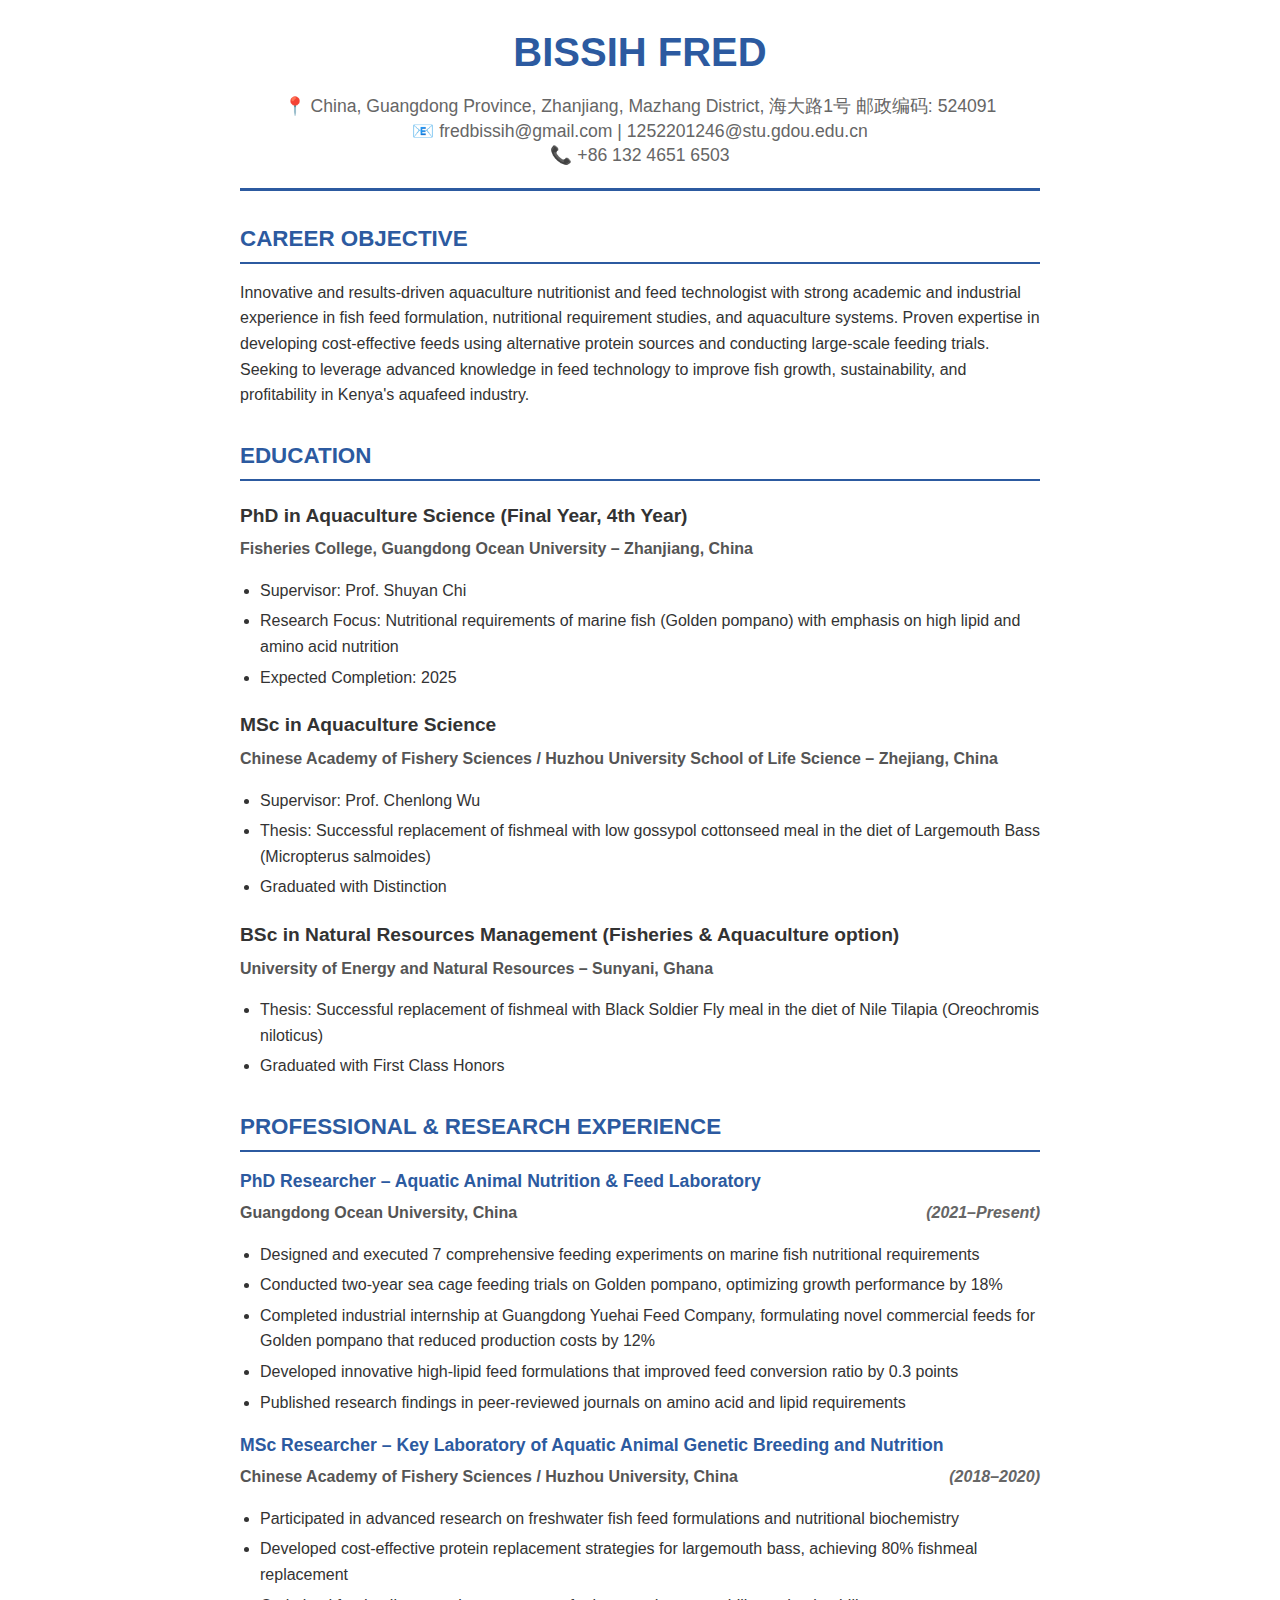
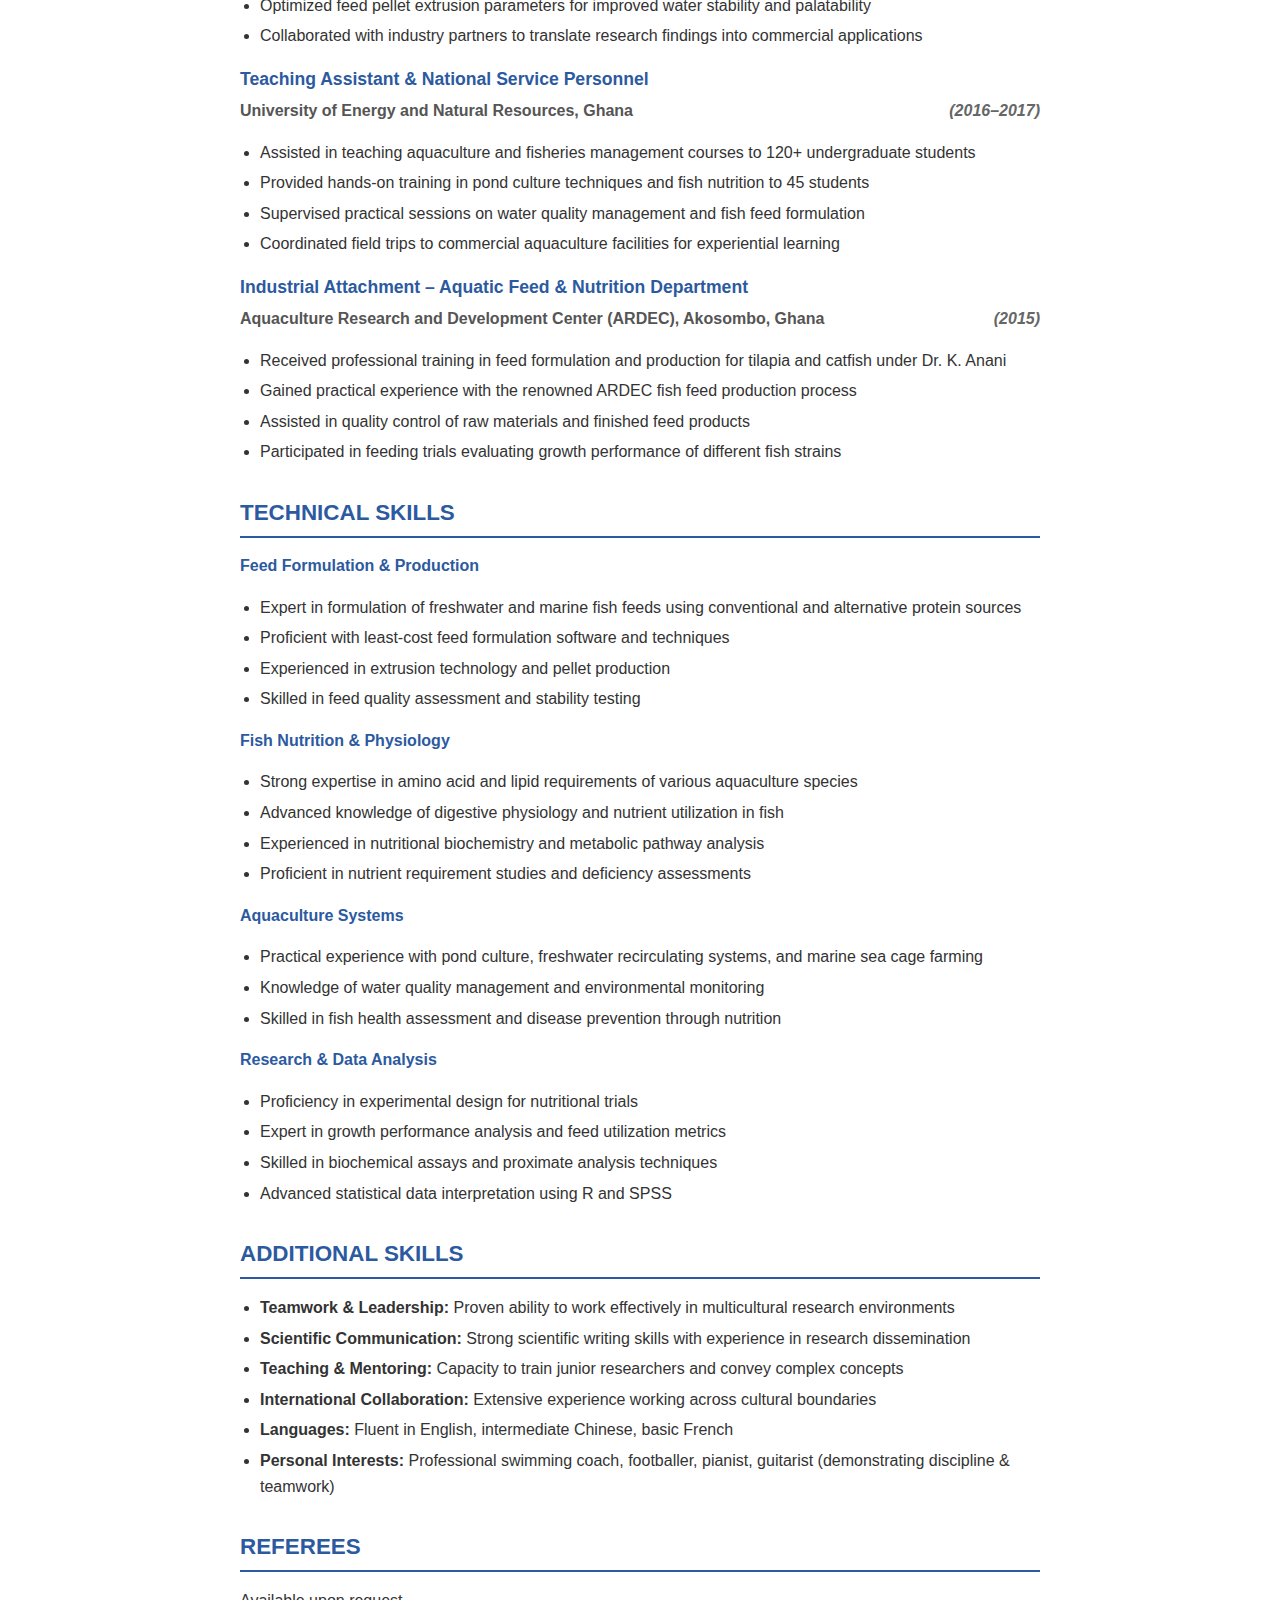
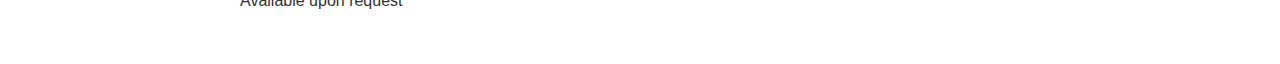
<file: BISSIH_FRED_CV.html>
<!DOCTYPE html>
<html lang="en">
<head>
    <meta charset="UTF-8">
    <meta name="viewport" content="width=device-width, initial-scale=1.0">
    <title>BISSIH FRED - CV</title>
    <style>
        body {
            font-family: 'Arial', sans-serif;
            line-height: 1.6;
            max-width: 800px;
            margin: 0 auto;
            padding: 20px;
            color: #333;
        }
        
        .header {
            text-align: center;
            border-bottom: 3px solid #2c5aa0;
            padding-bottom: 20px;
            margin-bottom: 30px;
        }
        
        .name {
            font-size: 2.5em;
            font-weight: bold;
            color: #2c5aa0;
            margin-bottom: 10px;
        }
        
        .contact-info {
            font-size: 1.1em;
            color: #666;
            line-height: 1.4;
        }
        
        .section {
            margin-bottom: 30px;
        }
        
        .section-title {
            font-size: 1.4em;
            font-weight: bold;
            color: #2c5aa0;
            border-bottom: 2px solid #2c5aa0;
            padding-bottom: 5px;
            margin-bottom: 15px;
            text-transform: uppercase;
        }
        
        .subsection-title {
            font-size: 1.2em;
            font-weight: bold;
            color: #333;
            margin-top: 20px;
            margin-bottom: 5px;
        }
        
        .institution {
            font-weight: bold;
            color: #555;
            margin-bottom: 5px;
        }
        
        .date {
            float: right;
            font-style: italic;
            color: #666;
        }
        
        .job-title {
            font-size: 1.1em;
            font-weight: bold;
            color: #2c5aa0;
            margin-bottom: 5px;
        }
        
        ul {
            padding-left: 20px;
        }
        
        li {
            margin-bottom: 5px;
        }
        
        .skills-category {
            font-weight: bold;
            color: #2c5aa0;
            margin-top: 15px;
            margin-bottom: 5px;
        }
        
        @media print {
            body {
                margin: 0;
                padding: 15px;
            }
        }
    </style>
</head>
<body>
    <div class="header">
        <div class="name">BISSIH FRED</div>
        <div class="contact-info">
            📍 China, Guangdong Province, Zhanjiang, Mazhang District, 海大路1号 邮政编码: 524091<br>
            📧 fredbissih@gmail.com | 1252201246@stu.gdou.edu.cn<br>
            📞 +86 132 4651 6503
        </div>
    </div>

    <div class="section">
        <div class="section-title">Career Objective</div>
        <p>Innovative and results-driven aquaculture nutritionist and feed technologist with strong academic and industrial experience in fish feed formulation, nutritional requirement studies, and aquaculture systems. Proven expertise in developing cost-effective feeds using alternative protein sources and conducting large-scale feeding trials. Seeking to leverage advanced knowledge in feed technology to improve fish growth, sustainability, and profitability in Kenya's aquafeed industry.</p>
    </div>

    <div class="section">
        <div class="section-title">Education</div>
        
        <div class="subsection-title">PhD in Aquaculture Science (Final Year, 4th Year)</div>
        <div class="institution">Fisheries College, Guangdong Ocean University – Zhanjiang, China</div>
        <ul>
            <li>Supervisor: Prof. Shuyan Chi</li>
            <li>Research Focus: Nutritional requirements of marine fish (Golden pompano) with emphasis on high lipid and amino acid nutrition</li>
            <li>Expected Completion: 2025</li>
        </ul>

        <div class="subsection-title">MSc in Aquaculture Science</div>
        <div class="institution">Chinese Academy of Fishery Sciences / Huzhou University School of Life Science – Zhejiang, China</div>
        <ul>
            <li>Supervisor: Prof. Chenlong Wu</li>
            <li>Thesis: Successful replacement of fishmeal with low gossypol cottonseed meal in the diet of Largemouth Bass (Micropterus salmoides)</li>
            <li>Graduated with Distinction</li>
        </ul>

        <div class="subsection-title">BSc in Natural Resources Management (Fisheries & Aquaculture option)</div>
        <div class="institution">University of Energy and Natural Resources – Sunyani, Ghana</div>
        <ul>
            <li>Thesis: Successful replacement of fishmeal with Black Soldier Fly meal in the diet of Nile Tilapia (Oreochromis niloticus)</li>
            <li>Graduated with First Class Honors</li>
        </ul>
    </div>

    <div class="section">
        <div class="section-title">Professional & Research Experience</div>
        
        <div class="job-title">PhD Researcher – Aquatic Animal Nutrition & Feed Laboratory</div>
        <div class="institution">Guangdong Ocean University, China <span class="date">(2021–Present)</span></div>
        <ul>
            <li>Designed and executed 7 comprehensive feeding experiments on marine fish nutritional requirements</li>
            <li>Conducted two-year sea cage feeding trials on Golden pompano, optimizing growth performance by 18%</li>
            <li>Completed industrial internship at Guangdong Yuehai Feed Company, formulating novel commercial feeds for Golden pompano that reduced production costs by 12%</li>
            <li>Developed innovative high-lipid feed formulations that improved feed conversion ratio by 0.3 points</li>
            <li>Published research findings in peer-reviewed journals on amino acid and lipid requirements</li>
        </ul>

        <div class="job-title">MSc Researcher – Key Laboratory of Aquatic Animal Genetic Breeding and Nutrition</div>
        <div class="institution">Chinese Academy of Fishery Sciences / Huzhou University, China <span class="date">(2018–2020)</span></div>
        <ul>
            <li>Participated in advanced research on freshwater fish feed formulations and nutritional biochemistry</li>
            <li>Developed cost-effective protein replacement strategies for largemouth bass, achieving 80% fishmeal replacement</li>
            <li>Optimized feed pellet extrusion parameters for improved water stability and palatability</li>
            <li>Collaborated with industry partners to translate research findings into commercial applications</li>
        </ul>

        <div class="job-title">Teaching Assistant & National Service Personnel</div>
        <div class="institution">University of Energy and Natural Resources, Ghana <span class="date">(2016–2017)</span></div>
        <ul>
            <li>Assisted in teaching aquaculture and fisheries management courses to 120+ undergraduate students</li>
            <li>Provided hands-on training in pond culture techniques and fish nutrition to 45 students</li>
            <li>Supervised practical sessions on water quality management and fish feed formulation</li>
            <li>Coordinated field trips to commercial aquaculture facilities for experiential learning</li>
        </ul>

        <div class="job-title">Industrial Attachment – Aquatic Feed & Nutrition Department</div>
        <div class="institution">Aquaculture Research and Development Center (ARDEC), Akosombo, Ghana <span class="date">(2015)</span></div>
        <ul>
            <li>Received professional training in feed formulation and production for tilapia and catfish under Dr. K. Anani</li>
            <li>Gained practical experience with the renowned ARDEC fish feed production process</li>
            <li>Assisted in quality control of raw materials and finished feed products</li>
            <li>Participated in feeding trials evaluating growth performance of different fish strains</li>
        </ul>
    </div>

    <div class="section">
        <div class="section-title">Technical Skills</div>
        
        <div class="skills-category">Feed Formulation & Production</div>
        <ul>
            <li>Expert in formulation of freshwater and marine fish feeds using conventional and alternative protein sources</li>
            <li>Proficient with least-cost feed formulation software and techniques</li>
            <li>Experienced in extrusion technology and pellet production</li>
            <li>Skilled in feed quality assessment and stability testing</li>
        </ul>

        <div class="skills-category">Fish Nutrition & Physiology</div>
        <ul>
            <li>Strong expertise in amino acid and lipid requirements of various aquaculture species</li>
            <li>Advanced knowledge of digestive physiology and nutrient utilization in fish</li>
            <li>Experienced in nutritional biochemistry and metabolic pathway analysis</li>
            <li>Proficient in nutrient requirement studies and deficiency assessments</li>
        </ul>

        <div class="skills-category">Aquaculture Systems</div>
        <ul>
            <li>Practical experience with pond culture, freshwater recirculating systems, and marine sea cage farming</li>
            <li>Knowledge of water quality management and environmental monitoring</li>
            <li>Skilled in fish health assessment and disease prevention through nutrition</li>
        </ul>

        <div class="skills-category">Research & Data Analysis</div>
        <ul>
            <li>Proficiency in experimental design for nutritional trials</li>
            <li>Expert in growth performance analysis and feed utilization metrics</li>
            <li>Skilled in biochemical assays and proximate analysis techniques</li>
            <li>Advanced statistical data interpretation using R and SPSS</li>
        </ul>
    </div>

    <div class="section">
        <div class="section-title">Additional Skills</div>
        <ul>
            <li><strong>Teamwork & Leadership:</strong> Proven ability to work effectively in multicultural research environments</li>
            <li><strong>Scientific Communication:</strong> Strong scientific writing skills with experience in research dissemination</li>
            <li><strong>Teaching & Mentoring:</strong> Capacity to train junior researchers and convey complex concepts</li>
            <li><strong>International Collaboration:</strong> Extensive experience working across cultural boundaries</li>
            <li><strong>Languages:</strong> Fluent in English, intermediate Chinese, basic French</li>
            <li><strong>Personal Interests:</strong> Professional swimming coach, footballer, pianist, guitarist (demonstrating discipline & teamwork)</li>
        </ul>
    </div>

    <div class="section">
        <div class="section-title">Referees</div>
        <p>Available upon request</p>
    </div>

</body>
</html>
</file>
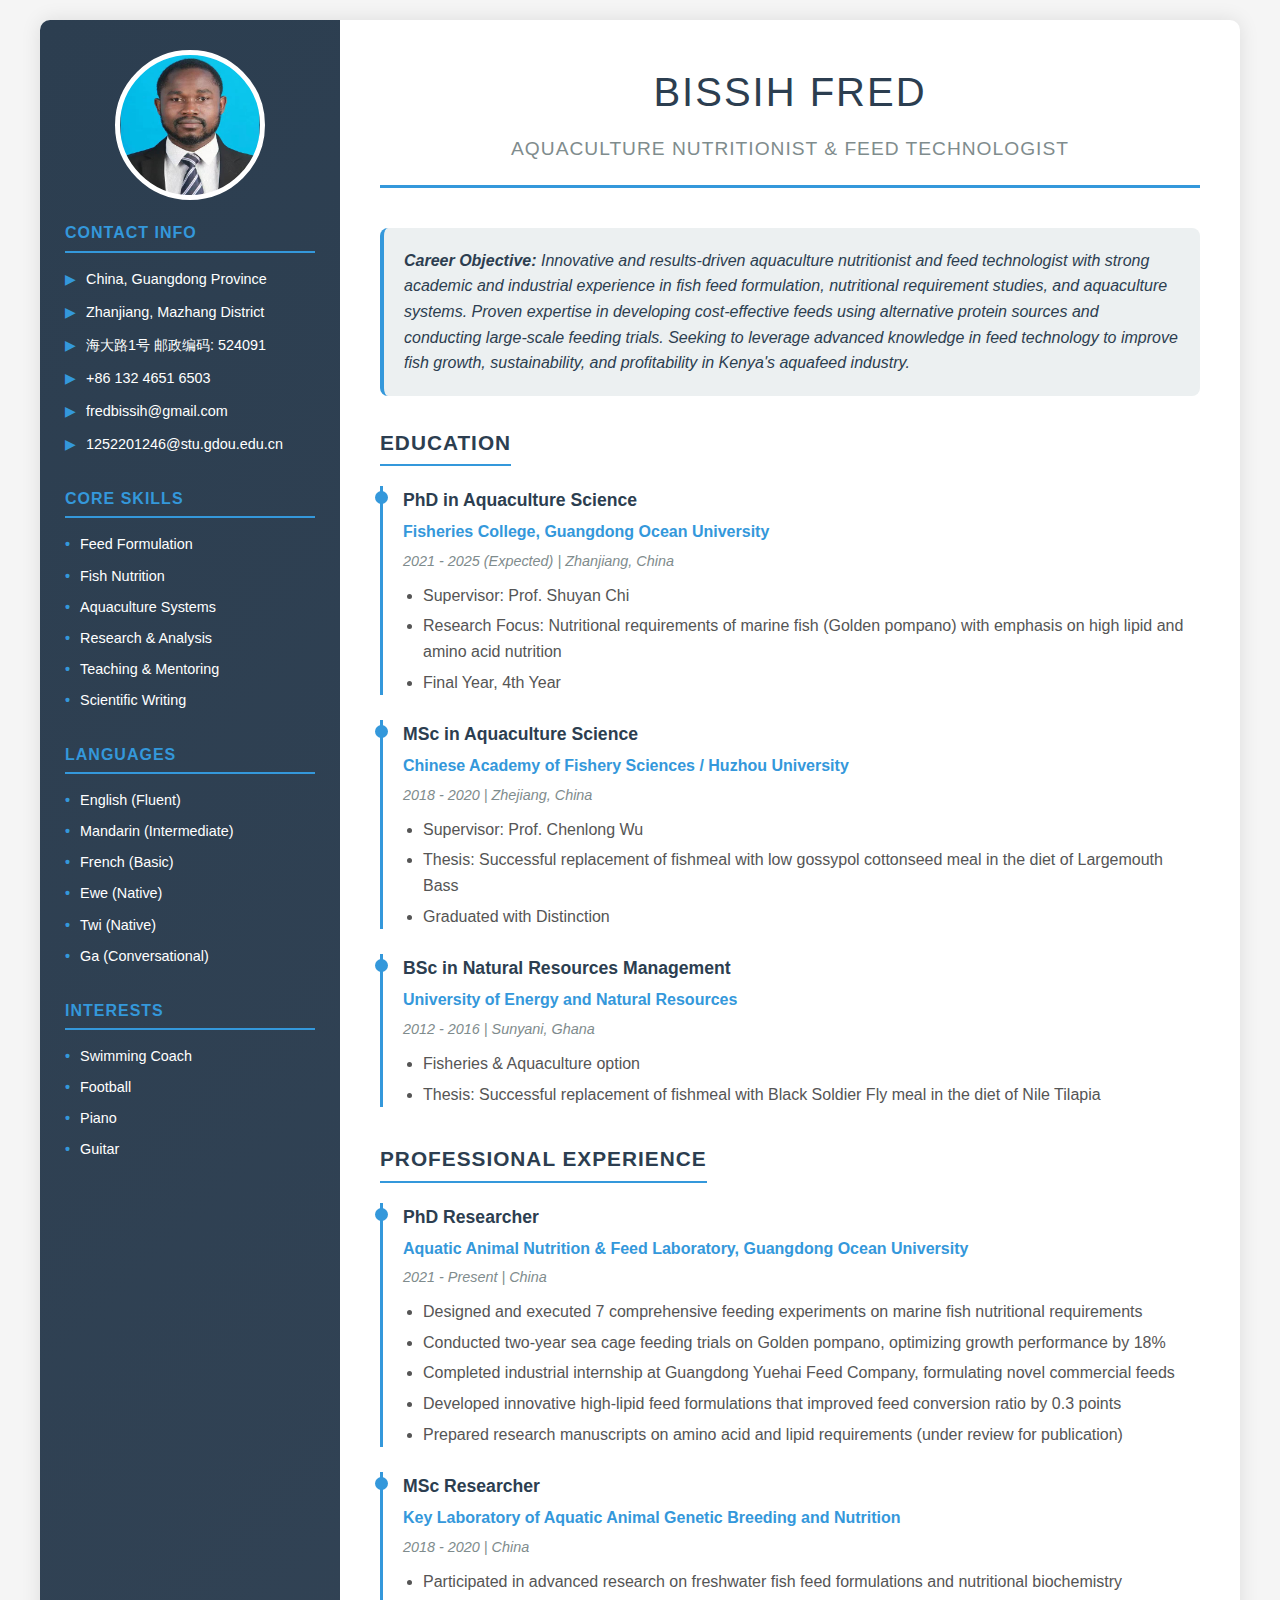
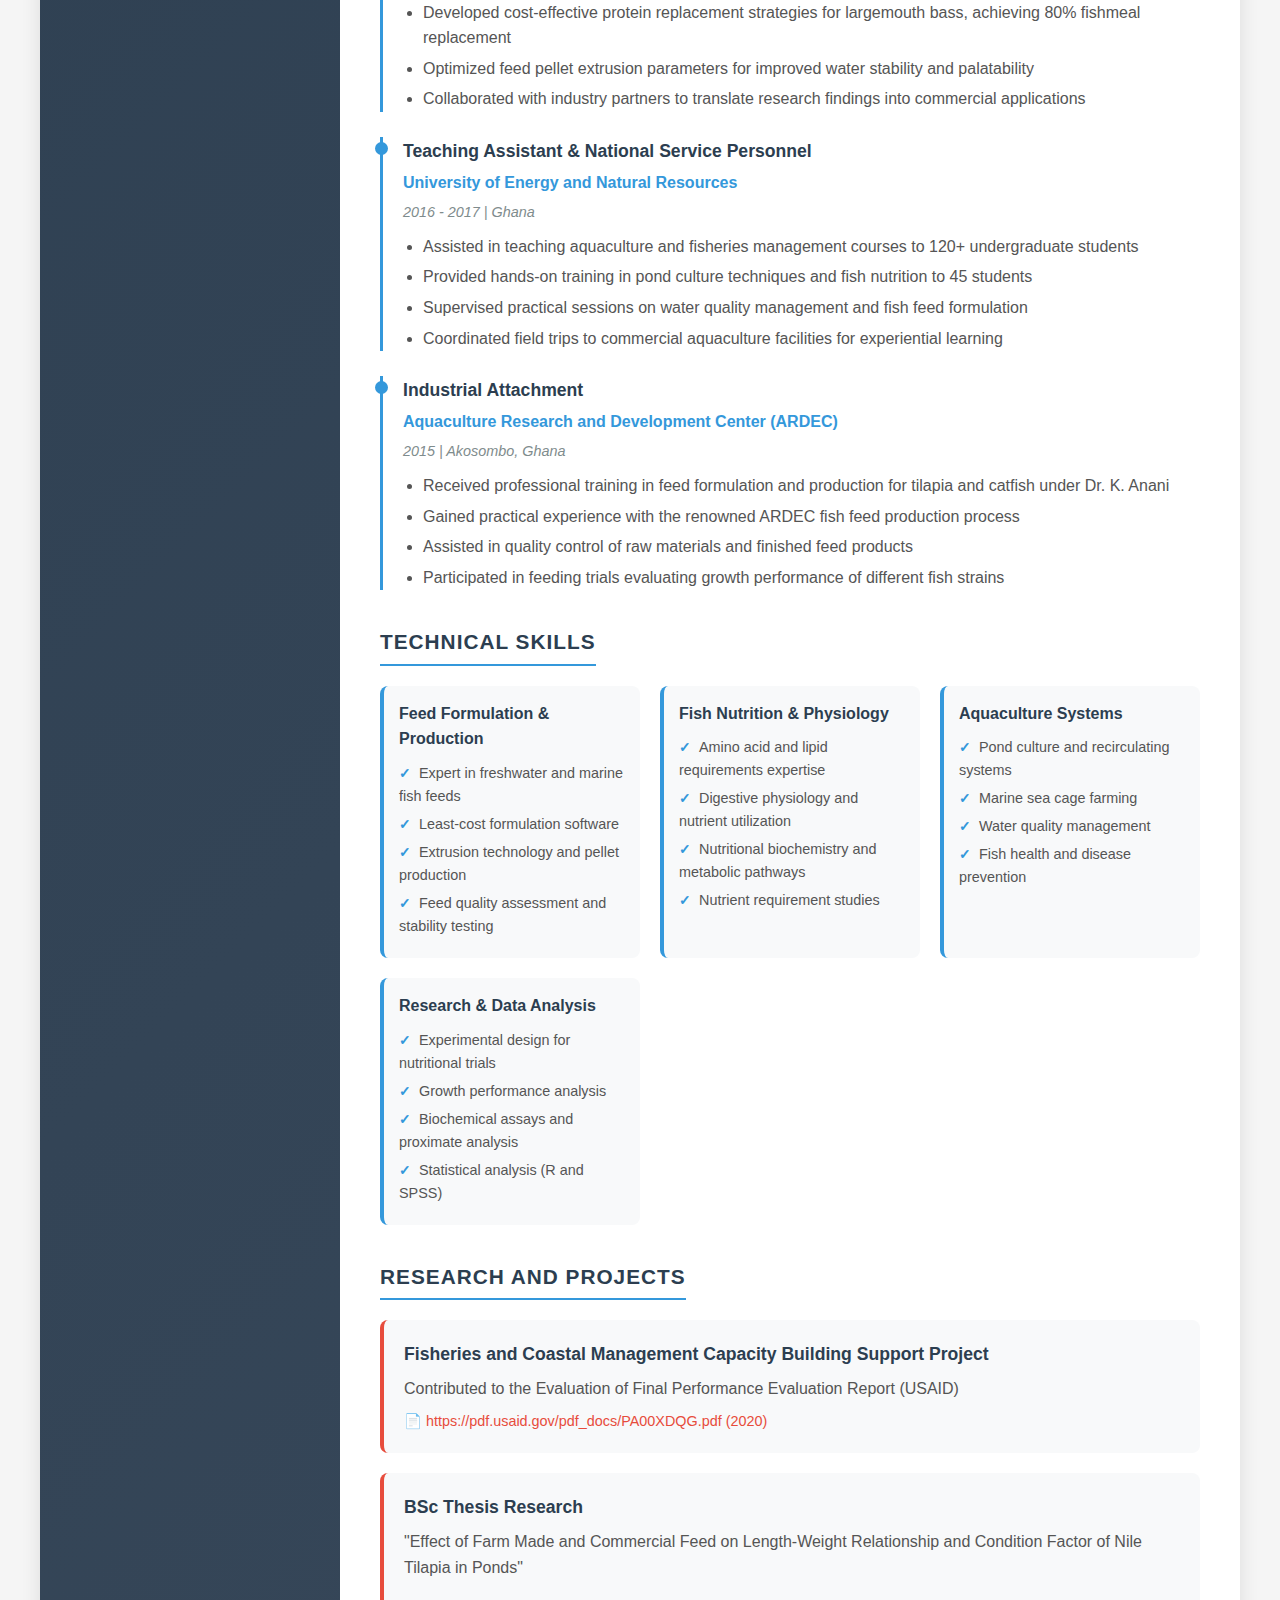
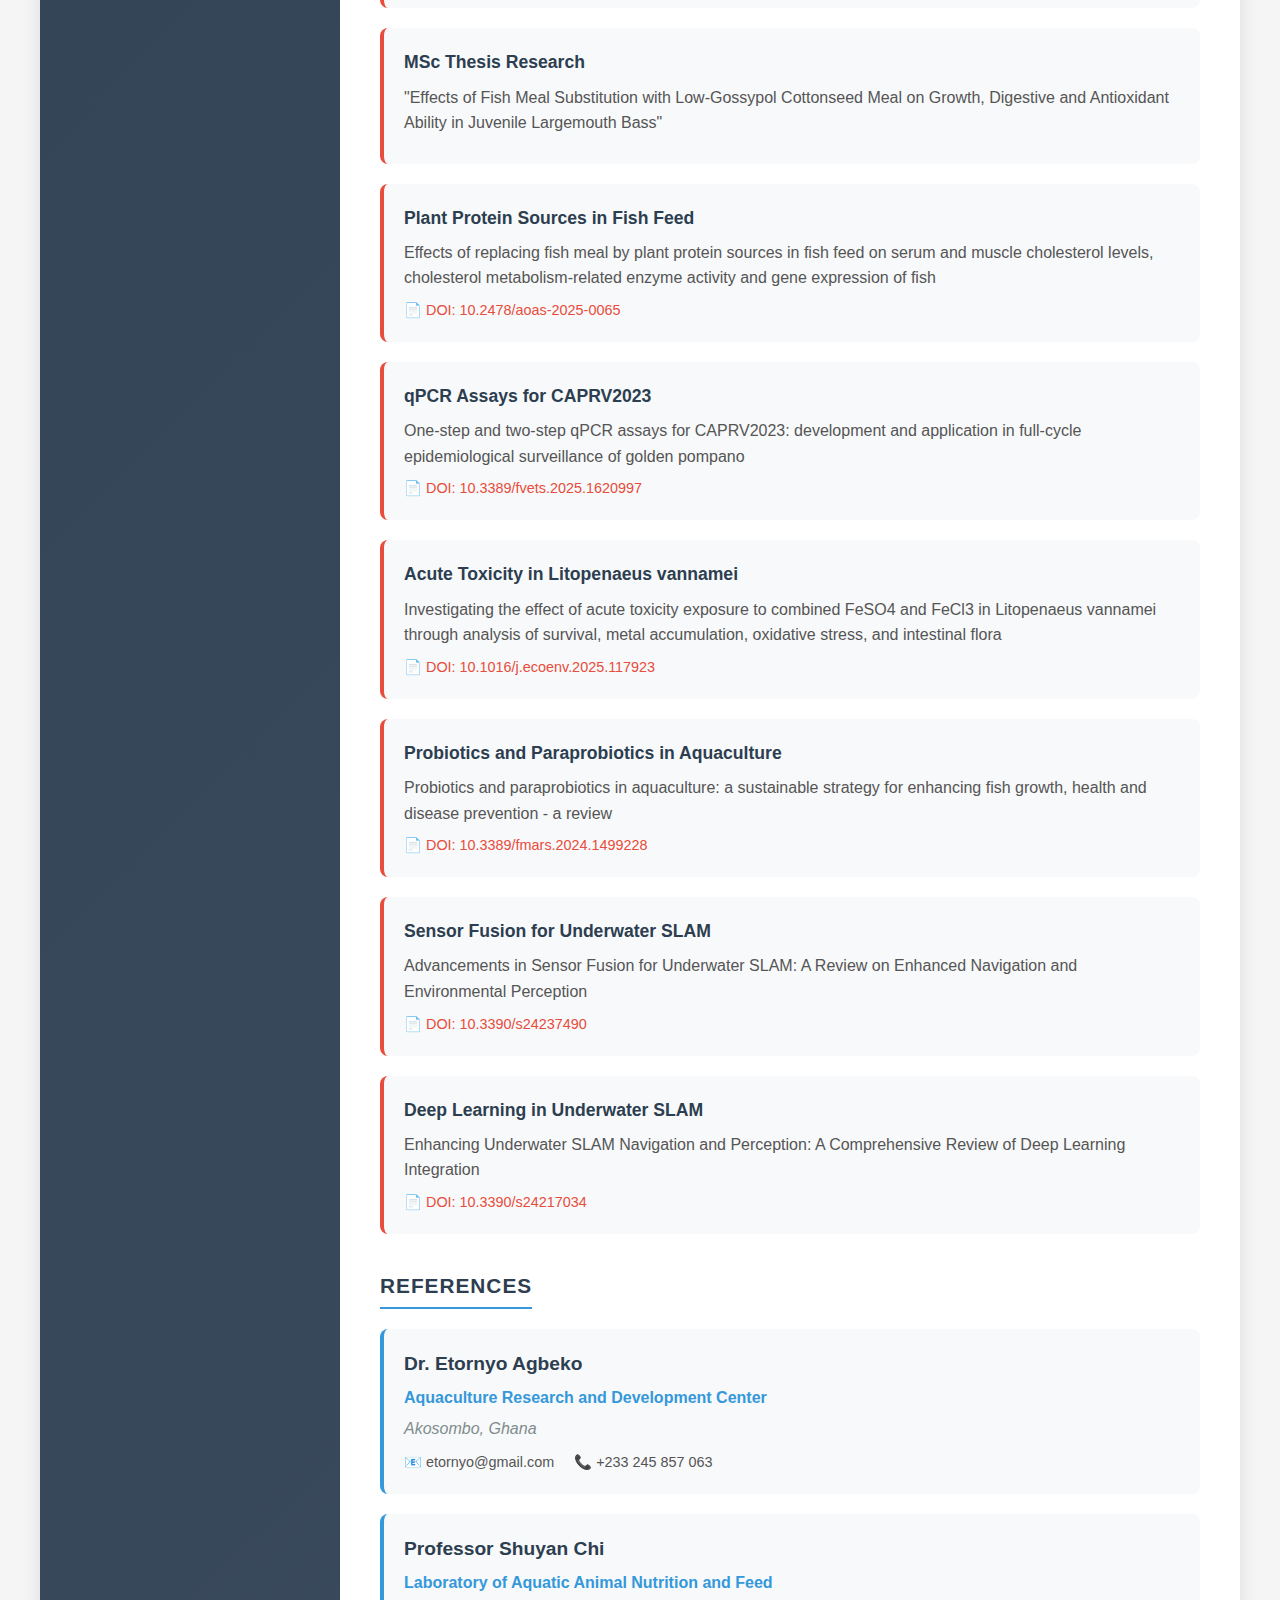
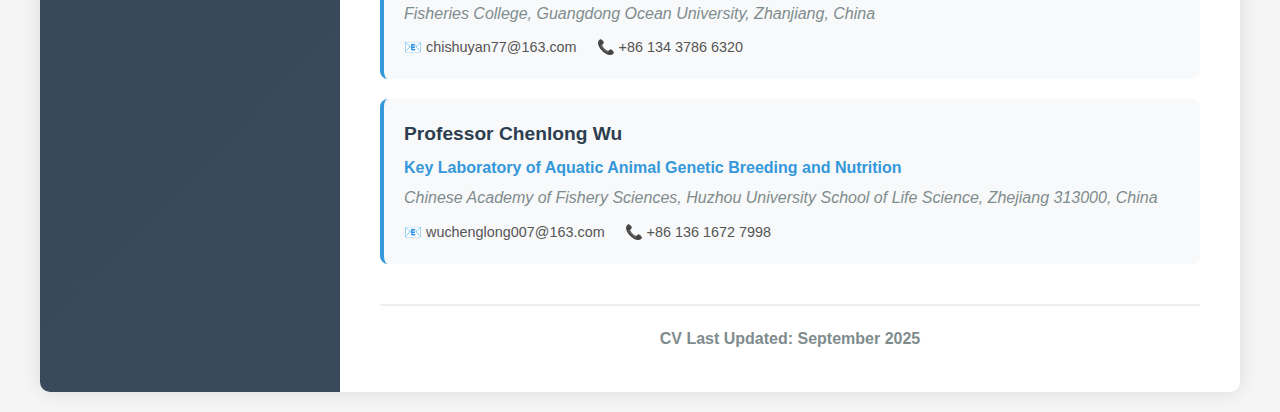
<file: BISSIH_FRED_CV_Modern.html>
<!DOCTYPE html>
<html lang="en">
<head>
    <meta charset="UTF-8">
    <meta name="viewport" content="width=device-width, initial-scale=1.0">
    <title>Bissih Fred - Curriculum Vitae</title>
    <style>
        * {
            margin: 0;
            padding: 0;
            box-sizing: border-box;
        }

        body {
            font-family: 'Arial', sans-serif;
            background-color: #f5f5f5;
            color: #333;
            line-height: 1.6;
        }

        .cv-container {
            display: flex;
            max-width: 1200px;
            margin: 20px auto;
            background: white;
            box-shadow: 0 0 20px rgba(0,0,0,0.1);
            border-radius: 10px;
            overflow: hidden;
        }

        .sidebar {
            background: linear-gradient(135deg, #2c3e50, #3a4a5c);
            color: white;
            width: 300px;
            padding: 30px 25px;
            position: relative;
        }

        .profile-img {
            width: 150px;
            height: 150px;
            border-radius: 50%;
            margin: 0 auto 20px;
            display: block;
            border: 5px solid white;
            background: #34495e;
            background-image: url('website/images/profile.png');
            background-size: cover;
            background-position: center;
        }

        .sidebar h2 {
            text-align: center;
            margin-bottom: 30px;
            font-size: 1.2rem;
            color: #ecf0f1;
        }

        .sidebar-section {
            margin-bottom: 30px;
        }

        .sidebar-section h3 {
            color: #3498db;
            font-size: 1rem;
            margin-bottom: 15px;
            text-transform: uppercase;
            letter-spacing: 1px;
            border-bottom: 2px solid #3498db;
            padding-bottom: 5px;
        }

        .contact-info {
            list-style: none;
        }

        .contact-info li {
            margin-bottom: 10px;
            font-size: 0.9rem;
            display: flex;
            align-items: center;
        }

        .contact-info li::before {
            content: "▶";
            color: #3498db;
            margin-right: 10px;
        }

        .skills-list {
            list-style: none;
        }

        .skills-list li {
            margin-bottom: 8px;
            font-size: 0.9rem;
        }

        .skills-list li::before {
            content: "•";
            color: #3498db;
            margin-right: 10px;
            font-weight: bold;
        }

        .main-content {
            flex: 1;
            padding: 40px;
        }

        .header {
            text-align: center;
            margin-bottom: 40px;
            border-bottom: 3px solid #3498db;
            padding-bottom: 20px;
        }

        .header h1 {
            font-size: 2.5rem;
            color: #2c3e50;
            margin-bottom: 10px;
            font-weight: 300;
            letter-spacing: 2px;
        }

        .header .title {
            font-size: 1.2rem;
            color: #7f8c8d;
            text-transform: uppercase;
            letter-spacing: 1px;
        }

        .section {
            margin-bottom: 35px;
        }

        .section-title {
            color: #2c3e50;
            font-size: 1.3rem;
            margin-bottom: 20px;
            text-transform: uppercase;
            letter-spacing: 1px;
            border-bottom: 2px solid #3498db;
            padding-bottom: 5px;
            display: inline-block;
        }

        .experience-item, .education-item {
            margin-bottom: 25px;
            padding-left: 20px;
            border-left: 3px solid #3498db;
            position: relative;
        }

        .experience-item::before, .education-item::before {
            content: "";
            position: absolute;
            left: -8px;
            top: 5px;
            width: 13px;
            height: 13px;
            background: #3498db;
            border-radius: 50%;
        }

        .job-title, .degree-title {
            font-size: 1.1rem;
            font-weight: bold;
            color: #2c3e50;
            margin-bottom: 5px;
        }

        .company, .institution {
            color: #3498db;
            font-weight: 600;
            margin-bottom: 5px;
        }

        .date-location {
            color: #7f8c8d;
            font-size: 0.9rem;
            margin-bottom: 10px;
            font-style: italic;
        }

        .description {
            color: #555;
            line-height: 1.6;
        }

        .description ul {
            margin-left: 20px;
            margin-top: 10px;
        }

        .description li {
            margin-bottom: 5px;
        }

        .objective {
            background: #ecf0f1;
            padding: 20px;
            border-radius: 8px;
            border-left: 4px solid #3498db;
            margin-bottom: 30px;
            font-style: italic;
            color: #2c3e50;
        }

        .skills-grid {
            display: grid;
            grid-template-columns: repeat(auto-fit, minmax(250px, 1fr));
            gap: 20px;
        }

        .skill-category {
            background: #f8f9fa;
            padding: 15px;
            border-radius: 8px;
            border-left: 4px solid #3498db;
        }

        .skill-category h4 {
            color: #2c3e50;
            margin-bottom: 10px;
            font-size: 1rem;
        }

        .skill-category ul {
            list-style: none;
            margin-left: 0;
        }

        .skill-category li {
            margin-bottom: 5px;
            font-size: 0.9rem;
            color: #555;
        }

        .skill-category li::before {
            content: "✓";
            color: #3498db;
            margin-right: 8px;
            font-weight: bold;
        }

        .reference-item {
            background: #f8f9fa;
            padding: 20px;
            border-radius: 8px;
            border-left: 4px solid #3498db;
            margin-bottom: 20px;
        }

        .referee-name {
            font-size: 1.2rem;
            font-weight: bold;
            color: #2c3e50;
            margin-bottom: 5px;
        }

        .referee-position {
            color: #3498db;
            font-weight: 600;
            margin-bottom: 5px;
        }

        .referee-location {
            color: #7f8c8d;
            font-style: italic;
            margin-bottom: 10px;
        }

        .referee-contact {
            display: flex;
            gap: 20px;
            flex-wrap: wrap;
        }

        .referee-contact div {
            color: #555;
            font-size: 0.9rem;
        }

        .research-item {
            background: #f8f9fa;
            padding: 20px;
            border-radius: 8px;
            border-left: 4px solid #e74c3c;
            margin-bottom: 20px;
        }

        .research-title {
            font-size: 1.1rem;
            font-weight: bold;
            color: #2c3e50;
            margin-bottom: 8px;
        }

        .research-detail {
            color: #555;
            line-height: 1.6;
            margin-bottom: 8px;
        }

        .research-link {
            color: #e74c3c;
            font-size: 0.9rem;
            font-weight: 500;
        }

        .research-link a {
            color: #e74c3c;
            text-decoration: none;
        }

        .research-link a:hover {
            text-decoration: underline;
        }

        @media (max-width: 768px) {
            .cv-container {
                flex-direction: column;
                margin: 10px;
            }
            
            .sidebar {
                width: 100%;
            }
            
            .main-content {
                padding: 20px;
            }
            
            .header h1 {
                font-size: 2rem;
            }
        }
    </style>
</head>
<body>
    <div class="cv-container">
        <!-- Sidebar -->
        <div class="sidebar">
            <div class="profile-img"></div>
            
            <div class="sidebar-section">
                <h3>Contact Info</h3>
                <ul class="contact-info">
                    <li>China, Guangdong Province</li>
                    <li>Zhanjiang, Mazhang District</li>
                    <li>海大路1号 邮政编码: 524091</li>
                    <li>+86 132 4651 6503</li>
                    <li>fredbissih@gmail.com</li>
                    <li>1252201246@stu.gdou.edu.cn</li>
                </ul>
            </div>

            <div class="sidebar-section">
                <h3>Core Skills</h3>
                <ul class="skills-list">
                    <li>Feed Formulation</li>
                    <li>Fish Nutrition</li>
                    <li>Aquaculture Systems</li>
                    <li>Research & Analysis</li>
                    <li>Teaching & Mentoring</li>
                    <li>Scientific Writing</li>
                </ul>
            </div>

            <div class="sidebar-section">
                <h3>Languages</h3>
                <ul class="skills-list">
                    <li>English (Fluent)</li>
                    <li>Mandarin (Intermediate)</li>
                    <li>French (Basic)</li>
                    <li>Ewe (Native)</li>
                    <li>Twi (Native)</li>
                    <li>Ga (Conversational)</li>
                </ul>
            </div>

            <div class="sidebar-section">
                <h3>Interests</h3>
                <ul class="skills-list">
                    <li>Swimming Coach</li>
                    <li>Football</li>
                    <li>Piano</li>
                    <li>Guitar</li>
                </ul>
            </div>
        </div>

        <!-- Main Content -->
        <div class="main-content">
            <div class="header">
                <h1>BISSIH FRED</h1>
                <div class="title">Aquaculture Nutritionist & Feed Technologist</div>
            </div>

            <div class="objective">
                <strong>Career Objective:</strong> Innovative and results-driven aquaculture nutritionist and feed technologist with strong academic and industrial experience in fish feed formulation, nutritional requirement studies, and aquaculture systems. Proven expertise in developing cost-effective feeds using alternative protein sources and conducting large-scale feeding trials. Seeking to leverage advanced knowledge in feed technology to improve fish growth, sustainability, and profitability in Kenya's aquafeed industry.
            </div>

            <div class="section">
                <h2 class="section-title">Education</h2>
                
                <div class="education-item">
                    <div class="degree-title">PhD in Aquaculture Science</div>
                    <div class="institution">Fisheries College, Guangdong Ocean University</div>
                    <div class="date-location">2021 - 2025 (Expected) | Zhanjiang, China</div>
                    <div class="description">
                        <ul>
                            <li>Supervisor: Prof. Shuyan Chi</li>
                            <li>Research Focus: Nutritional requirements of marine fish (Golden pompano) with emphasis on high lipid and amino acid nutrition</li>
                            <li>Final Year, 4th Year</li>
                        </ul>
                    </div>
                </div>

                <div class="education-item">
                    <div class="degree-title">MSc in Aquaculture Science</div>
                    <div class="institution">Chinese Academy of Fishery Sciences / Huzhou University</div>
                    <div class="date-location">2018 - 2020 | Zhejiang, China</div>
                    <div class="description">
                        <ul>
                            <li>Supervisor: Prof. Chenlong Wu</li>
                            <li>Thesis: Successful replacement of fishmeal with low gossypol cottonseed meal in the diet of Largemouth Bass</li>
                            <li>Graduated with Distinction</li>
                        </ul>
                    </div>
                </div>

                <div class="education-item">
                    <div class="degree-title">BSc in Natural Resources Management</div>
                    <div class="institution">University of Energy and Natural Resources</div>
                    <div class="date-location">2012 - 2016 | Sunyani, Ghana</div>
                    <div class="description">
                        <ul>
                            <li>Fisheries & Aquaculture option</li>
                            <li>Thesis: Successful replacement of fishmeal with Black Soldier Fly meal in the diet of Nile Tilapia</li>
                        </ul>
                    </div>
                </div>
            </div>

            <div class="section">
                <h2 class="section-title">Professional Experience</h2>
                
                <div class="experience-item">
                    <div class="job-title">PhD Researcher</div>
                    <div class="company">Aquatic Animal Nutrition & Feed Laboratory, Guangdong Ocean University</div>
                    <div class="date-location">2021 - Present | China</div>
                    <div class="description">
                        <ul>
                            <li>Designed and executed 7 comprehensive feeding experiments on marine fish nutritional requirements</li>
                            <li>Conducted two-year sea cage feeding trials on Golden pompano, optimizing growth performance by 18%</li>
                            <li>Completed industrial internship at Guangdong Yuehai Feed Company, formulating novel commercial feeds</li>
                            <li>Developed innovative high-lipid feed formulations that improved feed conversion ratio by 0.3 points</li>
                            <li>Prepared research manuscripts on amino acid and lipid requirements (under review for publication)</li>
                        </ul>
                    </div>
                </div>

                <div class="experience-item">
                    <div class="job-title">MSc Researcher</div>
                    <div class="company">Key Laboratory of Aquatic Animal Genetic Breeding and Nutrition</div>
                    <div class="date-location">2018 - 2020 | China</div>
                    <div class="description">
                        <ul>
                            <li>Participated in advanced research on freshwater fish feed formulations and nutritional biochemistry</li>
                            <li>Developed cost-effective protein replacement strategies for largemouth bass, achieving 80% fishmeal replacement</li>
                            <li>Optimized feed pellet extrusion parameters for improved water stability and palatability</li>
                            <li>Collaborated with industry partners to translate research findings into commercial applications</li>
                        </ul>
                    </div>
                </div>

                <div class="experience-item">
                    <div class="job-title">Teaching Assistant & National Service Personnel</div>
                    <div class="company">University of Energy and Natural Resources</div>
                    <div class="date-location">2016 - 2017 | Ghana</div>
                    <div class="description">
                        <ul>
                            <li>Assisted in teaching aquaculture and fisheries management courses to 120+ undergraduate students</li>
                            <li>Provided hands-on training in pond culture techniques and fish nutrition to 45 students</li>
                            <li>Supervised practical sessions on water quality management and fish feed formulation</li>
                            <li>Coordinated field trips to commercial aquaculture facilities for experiential learning</li>
                        </ul>
                    </div>
                </div>

                <div class="experience-item">
                    <div class="job-title">Industrial Attachment</div>
                    <div class="company">Aquaculture Research and Development Center (ARDEC)</div>
                    <div class="date-location">2015 | Akosombo, Ghana</div>
                    <div class="description">
                        <ul>
                            <li>Received professional training in feed formulation and production for tilapia and catfish under Dr. K. Anani</li>
                            <li>Gained practical experience with the renowned ARDEC fish feed production process</li>
                            <li>Assisted in quality control of raw materials and finished feed products</li>
                            <li>Participated in feeding trials evaluating growth performance of different fish strains</li>
                        </ul>
                    </div>
                </div>
            </div>

            <div class="section">
                <h2 class="section-title">Technical Skills</h2>
                <div class="skills-grid">
                    <div class="skill-category">
                        <h4>Feed Formulation & Production</h4>
                        <ul>
                            <li>Expert in freshwater and marine fish feeds</li>
                            <li>Least-cost formulation software</li>
                            <li>Extrusion technology and pellet production</li>
                            <li>Feed quality assessment and stability testing</li>
                        </ul>
                    </div>
                    <div class="skill-category">
                        <h4>Fish Nutrition & Physiology</h4>
                        <ul>
                            <li>Amino acid and lipid requirements expertise</li>
                            <li>Digestive physiology and nutrient utilization</li>
                            <li>Nutritional biochemistry and metabolic pathways</li>
                            <li>Nutrient requirement studies</li>
                        </ul>
                    </div>
                    <div class="skill-category">
                        <h4>Aquaculture Systems</h4>
                        <ul>
                            <li>Pond culture and recirculating systems</li>
                            <li>Marine sea cage farming</li>
                            <li>Water quality management</li>
                            <li>Fish health and disease prevention</li>
                        </ul>
                    </div>
                    <div class="skill-category">
                        <h4>Research & Data Analysis</h4>
                        <ul>
                            <li>Experimental design for nutritional trials</li>
                            <li>Growth performance analysis</li>
                            <li>Biochemical assays and proximate analysis</li>
                            <li>Statistical analysis (R and SPSS)</li>
                        </ul>
                    </div>
                </div>
            </div>

            <div class="section">
                <h2 class="section-title">Research and Projects</h2>
                
                <div class="research-item">
                    <div class="research-title">Fisheries and Coastal Management Capacity Building Support Project</div>
                    <div class="research-detail">Contributed to the Evaluation of Final Performance Evaluation Report (USAID)</div>
                    <div class="research-link">📄 <a href="https://pdf.usaid.gov/pdf_docs/PA00XDQG.pdf" target="_blank">https://pdf.usaid.gov/pdf_docs/PA00XDQG.pdf</a> (2020)</div>
                </div>

                <div class="research-item">
                    <div class="research-title">BSc Thesis Research</div>
                    <div class="research-detail">"Effect of Farm Made and Commercial Feed on Length-Weight Relationship and Condition Factor of Nile Tilapia in Ponds"</div>
                </div>

                <div class="research-item">
                    <div class="research-title">MSc Thesis Research</div>
                    <div class="research-detail">"Effects of Fish Meal Substitution with Low-Gossypol Cottonseed Meal on Growth, Digestive and Antioxidant Ability in Juvenile Largemouth Bass"</div>
                </div>

                <div class="research-item">
                    <div class="research-title">Plant Protein Sources in Fish Feed</div>
                    <div class="research-detail">Effects of replacing fish meal by plant protein sources in fish feed on serum and muscle cholesterol levels, cholesterol metabolism-related enzyme activity and gene expression of fish</div>
                    <div class="research-link">📄 DOI: 10.2478/aoas-2025-0065</div>
                </div>

                <div class="research-item">
                    <div class="research-title">qPCR Assays for CAPRV2023</div>
                    <div class="research-detail">One-step and two-step qPCR assays for CAPRV2023: development and application in full-cycle epidemiological surveillance of golden pompano</div>
                    <div class="research-link">📄 DOI: 10.3389/fvets.2025.1620997</div>
                </div>

                <div class="research-item">
                    <div class="research-title">Acute Toxicity in Litopenaeus vannamei</div>
                    <div class="research-detail">Investigating the effect of acute toxicity exposure to combined FeSO4 and FeCl3 in Litopenaeus vannamei through analysis of survival, metal accumulation, oxidative stress, and intestinal flora</div>
                    <div class="research-link">📄 DOI: 10.1016/j.ecoenv.2025.117923</div>
                </div>

                <div class="research-item">
                    <div class="research-title">Probiotics and Paraprobiotics in Aquaculture</div>
                    <div class="research-detail">Probiotics and paraprobiotics in aquaculture: a sustainable strategy for enhancing fish growth, health and disease prevention - a review</div>
                    <div class="research-link">📄 DOI: 10.3389/fmars.2024.1499228</div>
                </div>

                <div class="research-item">
                    <div class="research-title">Sensor Fusion for Underwater SLAM</div>
                    <div class="research-detail">Advancements in Sensor Fusion for Underwater SLAM: A Review on Enhanced Navigation and Environmental Perception</div>
                    <div class="research-link">📄 DOI: 10.3390/s24237490</div>
                </div>

                <div class="research-item">
                    <div class="research-title">Deep Learning in Underwater SLAM</div>
                    <div class="research-detail">Enhancing Underwater SLAM Navigation and Perception: A Comprehensive Review of Deep Learning Integration</div>
                    <div class="research-link">📄 DOI: 10.3390/s24217034</div>
                </div>
            </div>

            <div class="section">
                <h2 class="section-title">References</h2>
                
                <div class="reference-item">
                    <div class="referee-name">Dr. Etornyo Agbeko</div>
                    <div class="referee-position">Aquaculture Research and Development Center</div>
                    <div class="referee-location">Akosombo, Ghana</div>
                    <div class="referee-contact">
                        <div>📧 etornyo@gmail.com</div>
                        <div>📞 +233 245 857 063</div>
                    </div>
                </div>

                <div class="reference-item">
                    <div class="referee-name">Professor Shuyan Chi</div>
                    <div class="referee-position">Laboratory of Aquatic Animal Nutrition and Feed</div>
                    <div class="referee-location">Fisheries College, Guangdong Ocean University, Zhanjiang, China</div>
                    <div class="referee-contact">
                        <div>📧 chishuyan77@163.com</div>
                        <div>📞 +86 134 3786 6320</div>
                    </div>
                </div>

                <div class="reference-item">
                    <div class="referee-name">Professor Chenlong Wu</div>
                    <div class="referee-position">Key Laboratory of Aquatic Animal Genetic Breeding and Nutrition</div>
                    <div class="referee-location">Chinese Academy of Fishery Sciences, Huzhou University School of Life Science, Zhejiang 313000, China</div>
                    <div class="referee-contact">
                        <div>📧 wuchenglong007@163.com</div>
                        <div>📞 +86 136 1672 7998</div>
                    </div>
                </div>
            </div>

            <div style="text-align: center; margin-top: 40px; padding-top: 20px; border-top: 2px solid #ecf0f1; color: #7f8c8d;">
                <strong>CV Last Updated: September 2025</strong>
            </div>
        </div>
    </div>
</body>
</html>
</file>
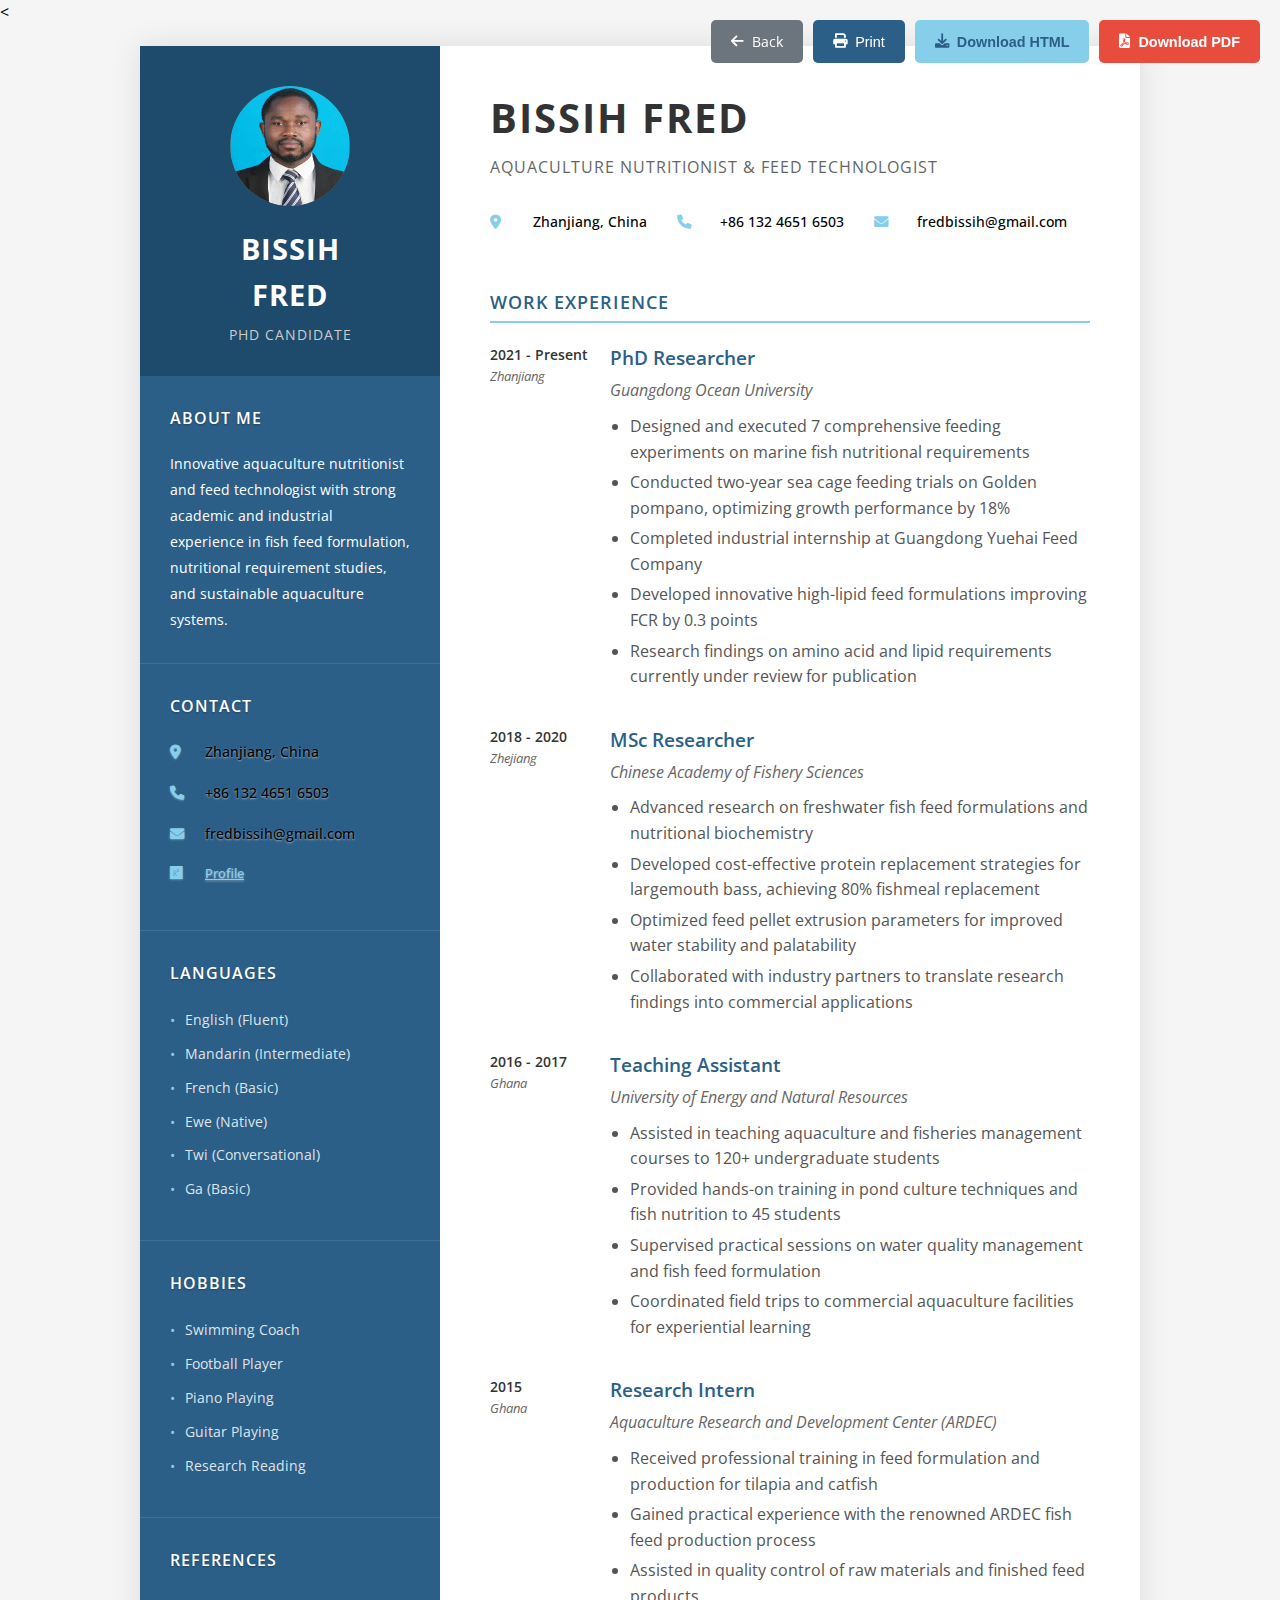
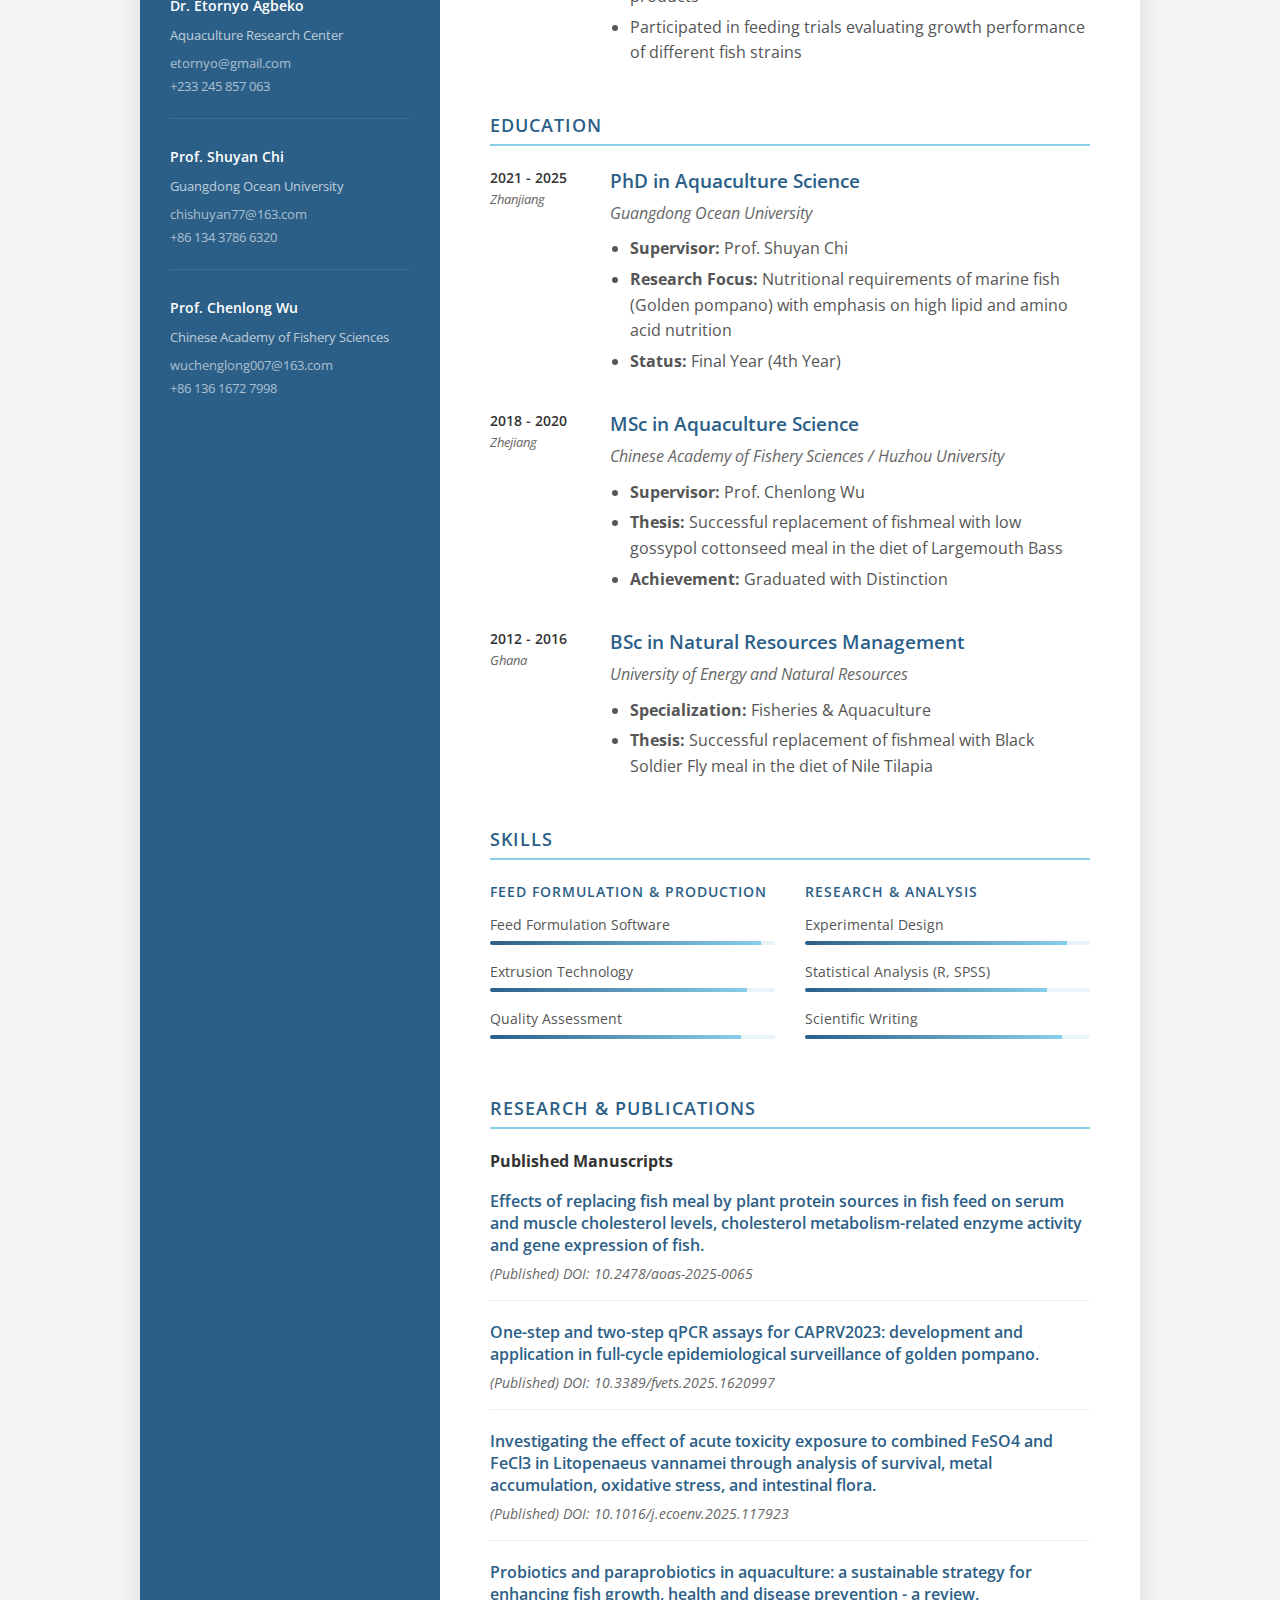
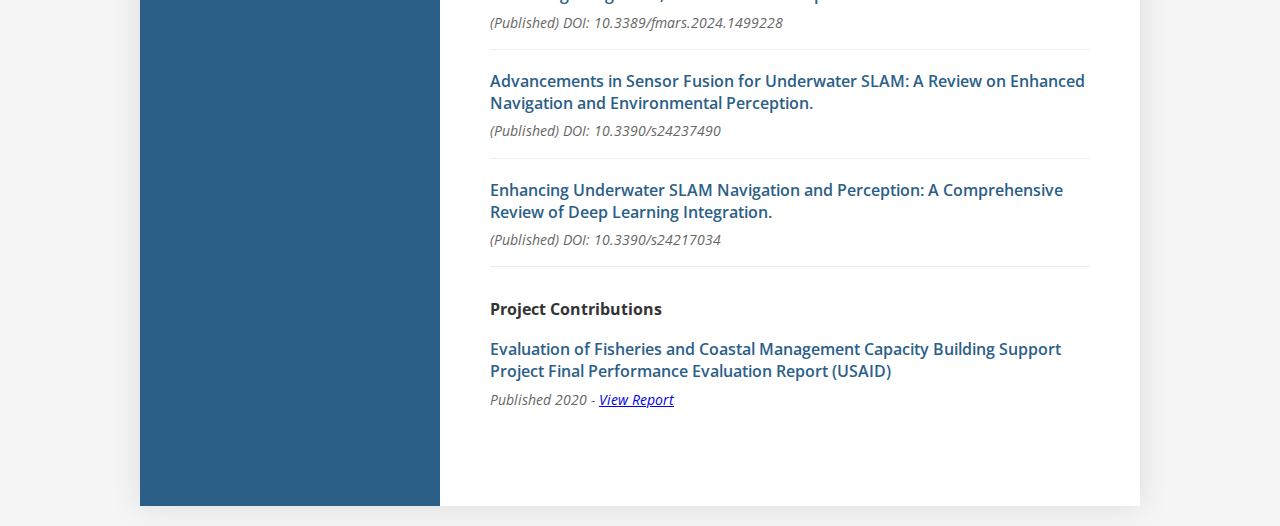
<file: cv.html>
<!DOCTYPE html>
<html lang="en">
<head>
    <meta charset="UTF-8">
    <meta name="viewport" content="width=device-width, initial-scale=1.0">
    <title>Bissih Fred - Curriculum Vitae</title>
    <link href="https://fonts.googleapis.com/css2?family=Open+Sans:wght@300;400;500;600;700&display=swap" rel="stylesheet">
    <link href="https://cdnjs.cloudflare.com/ajax/libs/font-awesome/6.0.0/css/all.min.css" rel="stylesheet">
    <style>
        * {
            margin: 0;
            padding: 0;
            box-sizing: border-box;
        }

        body {
            font-family: 'Open Sans', sans-serif;
            line-height: 1.6;
            background: #f5f5f5;
        }

        .cv-container {
            display: flex;
            max-width: 1000px;
            margin: 20px auto;
            background: white;
            box-shadow: 0 0 30px rgba(0,0,0,0.1);
            min-height: calc(100vh - 40px);
        }

        /* Sidebar Styles */
        .sidebar {
            width: 300px;
            background: #2c5f88;
            color: white;
            padding: 0;
            display: flex;
            flex-direction: column;
        }

        .profile-section {
            text-align: center;
            padding: 40px 30px 30px;
            background: #1e4a6b;
        }

        .profile-image {
            width: 120px;
            height: 120px;
            border-radius: 50%;
            margin: 0 auto 20px;
            background: #666;
            display: flex;
            align-items: center;
            justify-content: center;
            overflow: hidden;
        }

        .profile-image img {
            width: 100%;
            height: 100%;
            object-fit: cover;
            border-radius: 50%;
        }

        .profile-image i {
            font-size: 60px;
            color: #ccc;
        }

        .profile-name {
            font-size: 1.8rem;
            font-weight: 700;
            margin-bottom: 5px;
            text-transform: uppercase;
            letter-spacing: 1px;
        }

        .profile-title {
            font-size: 0.9rem;
            color: #ccc;
            text-transform: uppercase;
            letter-spacing: 1px;
        }

        .sidebar-section {
            padding: 30px 30px;
            border-bottom: 1px solid rgba(255,255,255,0.1);
        }

        .sidebar-section:last-child {
            border-bottom: none;
            flex: 1;
        }

        .sidebar-title {
            font-size: 1rem;
            font-weight: 600;
            margin-bottom: 20px;
            text-transform: uppercase;
            letter-spacing: 1px;
            color: #fff;
            text-shadow: 0 1px 2px rgba(0,0,0,0.3);
        }

        .sidebar-content {
            font-size: 0.9rem;
            line-height: 1.8;
        }

        .contact-item {
            display: flex;
            align-items: center;
            margin-bottom: 15px;
            color: #000000;
            font-weight: 500;
            text-shadow: 0 1px 2px rgba(255,255,255,0.5);
        }

        .contact-item i {
            width: 20px;
            margin-right: 15px;
            color: #87ceeb;
            text-shadow: 0 1px 2px rgba(255,255,255,0.3);
        }

        .skills-list {
            list-style: none;
        }

        .skills-list li {
            margin-bottom: 8px;
            color: rgba(255,255,255,0.85);
            position: relative;
            padding-left: 15px;
        }

        .skills-list li::before {
            content: "•";
            position: absolute;
            left: 0;
            color: #87ceeb;
        }

        .reference-item-sidebar {
            margin-bottom: 25px;
            padding-bottom: 20px;
            border-bottom: 1px solid rgba(255,255,255,0.1);
        }

        .reference-item-sidebar:last-child {
            margin-bottom: 0;
            padding-bottom: 0;
            border-bottom: none;
        }

        .reference-name {
            font-weight: 600;
            color: #fff;
            margin-bottom: 5px;
        }

        .reference-title {
            font-size: 0.8rem;
            color: rgba(255,255,255,0.7);
            margin-bottom: 5px;
        }

        .reference-contact {
            font-size: 0.8rem;
            color: rgba(255,255,255,0.6);
        }

        /* Main Content Styles */
        .main-content {
            flex: 1;
            padding: 40px 50px;
        }

        .header-section {
            margin-bottom: 40px;
        }

        .main-name {
            font-size: 2.5rem;
            font-weight: 700;
            color: #333;
            margin-bottom: 5px;
            text-transform: uppercase;
            letter-spacing: 2px;
        }

        .main-title {
            font-size: 1rem;
            color: #666;
            text-transform: uppercase;
            letter-spacing: 1px;
            margin-bottom: 30px;
        }

        .contact-info-main {
            display: flex;
            gap: 30px;
            flex-wrap: wrap;
            font-size: 0.9rem;
            color: #555;
        }

        .contact-info-main .contact-item {
            display: flex;
            align-items: center;
            gap: 8px;
        }

        .section {
            margin-bottom: 40px;
        }

        .section-title {
            font-size: 1.1rem;
            font-weight: 600;
            text-transform: uppercase;
            letter-spacing: 1px;
            color: #2c5f88;
            margin-bottom: 20px;
            padding-bottom: 5px;
            border-bottom: 2px solid #87ceeb;
        }

        .experience-item, .education-item {
            display: flex;
            margin-bottom: 30px;
        }

        .date-column {
            width: 120px;
            flex-shrink: 0;
            padding-right: 20px;
        }

        .date-range {
            font-weight: 600;
            color: #333;
            font-size: 0.9rem;
        }

        .location {
            font-size: 0.8rem;
            color: #666;
            font-style: italic;
        }

        .content-column {
            flex: 1;
        }

        .job-title, .degree-title {
            font-weight: 600;
            color: #2c5f88;
            margin-bottom: 5px;
        }

        .company, .institution {
            color: #666;
            margin-bottom: 10px;
            font-style: italic;
        }

        .description ul {
            padding-left: 20px;
            margin-top: 10px;
        }

        .description li {
            margin-bottom: 5px;
            color: #555;
        }

        .skills-grid {
            display: grid;
            grid-template-columns: 1fr 1fr;
            gap: 30px;
        }

        .skill-category h4 {
            font-weight: 600;
            color: #2c5f88;
            margin-bottom: 10px;
            text-transform: uppercase;
            font-size: 0.9rem;
            letter-spacing: 1px;
        }

        .skill-bar {
            margin-bottom: 15px;
        }

        .skill-name {
            font-size: 0.9rem;
            color: #555;
            margin-bottom: 5px;
        }

        .skill-progress {
            height: 4px;
            background: #e8f4f8;
            border-radius: 2px;
            overflow: hidden;
        }

        .skill-fill {
            height: 100%;
            background: linear-gradient(90deg, #2c5f88 0%, #87ceeb 100%);
            transition: width 0.3s ease;
        }

        .research-item {
            margin-bottom: 20px;
            padding-bottom: 15px;
            border-bottom: 1px solid #eee;
        }

        .research-item:last-child {
            border-bottom: none;
        }

        .research-title {
            font-weight: 600;
            color: #2c5f88;
            margin-bottom: 5px;
            line-height: 1.4;
        }

        .research-status {
            font-style: italic;
            color: #666;
            font-size: 0.9rem;
        }

        .action-buttons {
            position: fixed;
            top: 20px;
            right: 20px;
            display: flex;
            gap: 10px;
            z-index: 1000;
        }

        .btn {
            padding: 10px 20px;
            border: none;
            border-radius: 5px;
            cursor: pointer;
            font-size: 0.9rem;
            text-decoration: none;
            display: flex;
            align-items: center;
            gap: 8px;
            transition: all 0.3s ease;
        }

        .btn-print {
            background: #2c5f88;
            color: white;
        }

        .btn-download {
            background: #87ceeb;
            color: #2c5f88;
            font-weight: 600;
        }

        .btn-pdf {
            background: #e74c3c;
            color: white;
            font-weight: 600;
        }

        .btn-back {
            background: #6c757d;
            color: white;
        }

        .btn:hover {
            transform: translateY(-2px);
            box-shadow: 0 5px 15px rgba(44, 95, 136, 0.3);
        }

        @media print {
            .action-buttons {
                display: none;
            }
            
            .cv-container {
                box-shadow: none;
                margin: 0;
                max-width: none;
            }
            
            body {
                background: white;
            }
            
            .sidebar {
                background: #2c5f88 !important;
                color: white !important;
                -webkit-print-color-adjust: exact;
                print-color-adjust: exact;
            }
            
            .sidebar h2,
            .sidebar h3,
            .sidebar p,
            .sidebar li {
                color: white !important;
                -webkit-print-color-adjust: exact;
                print-color-adjust: exact;
            }
            
            .skill-bar-fill {
                background: linear-gradient(135deg, #4a90e2, #87ceeb) !important;
                -webkit-print-color-adjust: exact;
                print-color-adjust: exact;
            }
        }

        @media (max-width: 768px) {
            .cv-container {
                flex-direction: column;
                margin: 10px;
            }
            
            .sidebar {
                width: 100%;
            }
            
            .main-content {
                padding: 30px 20px;
            }
            
            .action-buttons {
                position: relative;
                margin-bottom: 20px;
                justify-content: center;
            }
            
            .skills-grid {
                grid-template-columns: 1fr;
            }
            
            .experience-item, .education-item {
                flex-direction: column;
            }
            
            .date-column {
                width: auto;
                padding-right: 0;
                margin-bottom: 10px;
            }
        }
    </style>
</head>
<<body>
    <div class="action-buttons">
        <a href="./website/index.html" class="btn btn-back">
            <i class="fas fa-arrow-left"></i>
            Back
        </a>
        <button class="btn btn-print" onclick="window.print()">
            <i class="fas fa-print"></i>
            Print
        </button>
        <button class="btn btn-download" onclick="downloadCV()">
            <i class="fas fa-download"></i>
            Download HTML
        </button>
        <button class="btn btn-pdf" onclick="downloadPDF()">
            <i class="fas fa-file-pdf"></i>
            Download PDF
        </button>
    </div>

    <div class="cv-container">
        <!-- Sidebar -->
        <div class="sidebar">
            <div class="profile-section">
                <div class="profile-image">
                    <img src="website/images/profile.png" alt="Bissih Fred" 
                         onerror="this.style.display='none'; this.nextElementSibling.style.display='flex';">
                    <i class="fas fa-user-circle" style="display: none;"></i>
                </div>
                <h1 class="profile-name">Bissih<br>Fred</h1>
                <p class="profile-title">PhD Candidate</p>
            </div>

            <div class="sidebar-section">
                <h3 class="sidebar-title">About Me</h3>
                <div class="sidebar-content">
                    Innovative aquaculture nutritionist and feed technologist with strong academic and industrial experience in fish feed formulation, nutritional requirement studies, and sustainable aquaculture systems.
                </div>
            </div>

            <div class="sidebar-section">
                <h3 class="sidebar-title">Contact</h3>
                <div class="sidebar-content">
                    <div class="contact-item">
                        <i class="fas fa-map-marker-alt"></i>
                        <span>Zhanjiang, China</span>
                    </div>
                    <div class="contact-item">
                        <i class="fas fa-phone"></i>
                        <span>+86 132 4651 6503</span>
                    </div>
                    <div class="contact-item">
                        <i class="fas fa-envelope"></i>
                        <span>fredbissih@gmail.com</span>
                    </div>
                    <div class="contact-item">
                        <i class="fab fa-researchgate"></i>
                        <a href="https://www.researchgate.net/profile/Fred-Bissih" target="_blank" style="color: #87ceeb; text-decoration: underline; font-size: 0.8rem;">Profile</a>
                    </div>
                </div>
            </div>

            <div class="sidebar-section">
                <h3 class="sidebar-title">Languages</h3>
                <div class="sidebar-content">
                    <ul class="skills-list">
                        <li>English (Fluent)</li>
                        <li>Mandarin (Intermediate)</li>
                        <li>French (Basic)</li>
                        <li>Ewe (Native)</li>
                        <li>Twi (Conversational)</li>
                        <li>Ga (Basic)</li>
                    </ul>
                </div>
            </div>

            <div class="sidebar-section">
                <h3 class="sidebar-title">Hobbies</h3>
                <div class="sidebar-content">
                    <ul class="skills-list">
                        <li>Swimming Coach</li>
                        <li>Football Player</li>
                        <li>Piano Playing</li>
                        <li>Guitar Playing</li>
                        <li>Research Reading</li>
                    </ul>
                </div>
            </div>

            <div class="sidebar-section">
                <h3 class="sidebar-title">References</h3>
                <div class="sidebar-content">
                    <div class="reference-item-sidebar">
                        <div class="reference-name">Dr. Etornyo Agbeko</div>
                        <div class="reference-title">Aquaculture Research Center</div>
                        <div class="reference-contact">etornyo@gmail.com<br>+233 245 857 063</div>
                    </div>
                    <div class="reference-item-sidebar">
                        <div class="reference-name">Prof. Shuyan Chi</div>
                        <div class="reference-title">Guangdong Ocean University</div>
                        <div class="reference-contact">chishuyan77@163.com<br>+86 134 3786 6320</div>
                    </div>
                    <div class="reference-item-sidebar">
                        <div class="reference-name">Prof. Chenlong Wu</div>
                        <div class="reference-title">Chinese Academy of Fishery Sciences</div>
                        <div class="reference-contact">wuchenglong007@163.com<br>+86 136 1672 7998</div>
                    </div>
                </div>
            </div>
        </div>

        <!-- Main Content -->
        <div class="main-content">
            <div class="header-section">
                <h1 class="main-name">Bissih Fred</h1>
                <p class="main-title">Aquaculture Nutritionist & Feed Technologist</p>
                <div class="contact-info-main">
                    <div class="contact-item">
                        <i class="fas fa-map-marker-alt"></i>
                        <span>Zhanjiang, China</span>
                    </div>
                    <div class="contact-item">
                        <i class="fas fa-phone"></i>
                        <span>+86 132 4651 6503</span>
                    </div>
                    <div class="contact-item">
                        <i class="fas fa-envelope"></i>
                        <span>fredbissih@gmail.com</span>
                    </div>
                </div>
            </div>

            <div class="section">
                <h2 class="section-title">Work Experience</h2>
                
                <div class="experience-item">
                    <div class="date-column">
                        <div class="date-range">2021 - Present</div>
                        <div class="location">Zhanjiang</div>
                    </div>
                    <div class="content-column">
                        <h3 class="job-title">PhD Researcher</h3>
                        <div class="company">Guangdong Ocean University</div>
                        <div class="description">
                            <ul>
                                <li>Designed and executed 7 comprehensive feeding experiments on marine fish nutritional requirements</li>
                                <li>Conducted two-year sea cage feeding trials on Golden pompano, optimizing growth performance by 18%</li>
                                <li>Completed industrial internship at Guangdong Yuehai Feed Company</li>
                                <li>Developed innovative high-lipid feed formulations improving FCR by 0.3 points</li>
                                <li>Research findings on amino acid and lipid requirements currently under review for publication</li>
                            </ul>
                        </div>
                    </div>
                </div>

                <div class="experience-item">
                    <div class="date-column">
                        <div class="date-range">2018 - 2020</div>
                        <div class="location">Zhejiang</div>
                    </div>
                    <div class="content-column">
                        <h3 class="job-title">MSc Researcher</h3>
                        <div class="company">Chinese Academy of Fishery Sciences</div>
                        <div class="description">
                            <ul>
                                <li>Advanced research on freshwater fish feed formulations and nutritional biochemistry</li>
                                <li>Developed cost-effective protein replacement strategies for largemouth bass, achieving 80% fishmeal replacement</li>
                                <li>Optimized feed pellet extrusion parameters for improved water stability and palatability</li>
                                <li>Collaborated with industry partners to translate research findings into commercial applications</li>
                            </ul>
                        </div>
                    </div>
                </div>

                <div class="experience-item">
                    <div class="date-column">
                        <div class="date-range">2016 - 2017</div>
                        <div class="location">Ghana</div>
                    </div>
                    <div class="content-column">
                        <h3 class="job-title">Teaching Assistant</h3>
                        <div class="company">University of Energy and Natural Resources</div>
                        <div class="description">
                            <ul>
                                <li>Assisted in teaching aquaculture and fisheries management courses to 120+ undergraduate students</li>
                                <li>Provided hands-on training in pond culture techniques and fish nutrition to 45 students</li>
                                <li>Supervised practical sessions on water quality management and fish feed formulation</li>
                                <li>Coordinated field trips to commercial aquaculture facilities for experiential learning</li>
                            </ul>
                        </div>
                    </div>
                </div>

                <div class="experience-item">
                    <div class="date-column">
                        <div class="date-range">2015</div>
                        <div class="location">Ghana</div>
                    </div>
                    <div class="content-column">
                        <h3 class="job-title">Research Intern</h3>
                        <div class="company">Aquaculture Research and Development Center (ARDEC)</div>
                        <div class="description">
                            <ul>
                                <li>Received professional training in feed formulation and production for tilapia and catfish</li>
                                <li>Gained practical experience with the renowned ARDEC fish feed production process</li>
                                <li>Assisted in quality control of raw materials and finished feed products</li>
                                <li>Participated in feeding trials evaluating growth performance of different fish strains</li>
                            </ul>
                        </div>
                    </div>
                </div>
            </div>

            <div class="section">
                <h2 class="section-title">Education</h2>
                
                <div class="education-item">
                    <div class="date-column">
                        <div class="date-range">2021 - 2025</div>
                        <div class="location">Zhanjiang</div>
                    </div>
                    <div class="content-column">
                        <h3 class="degree-title">PhD in Aquaculture Science</h3>
                        <div class="institution">Guangdong Ocean University</div>
                        <div class="description">
                            <ul>
                                <li><strong>Supervisor:</strong> Prof. Shuyan Chi</li>
                                <li><strong>Research Focus:</strong> Nutritional requirements of marine fish (Golden pompano) with emphasis on high lipid and amino acid nutrition</li>
                                <li><strong>Status:</strong> Final Year (4th Year)</li>
                            </ul>
                        </div>
                    </div>
                </div>

                <div class="education-item">
                    <div class="date-column">
                        <div class="date-range">2018 - 2020</div>
                        <div class="location">Zhejiang</div>
                    </div>
                    <div class="content-column">
                        <h3 class="degree-title">MSc in Aquaculture Science</h3>
                        <div class="institution">Chinese Academy of Fishery Sciences / Huzhou University</div>
                        <div class="description">
                            <ul>
                                <li><strong>Supervisor:</strong> Prof. Chenlong Wu</li>
                                <li><strong>Thesis:</strong> Successful replacement of fishmeal with low gossypol cottonseed meal in the diet of Largemouth Bass</li>
                                <li><strong>Achievement:</strong> Graduated with Distinction</li>
                            </ul>
                        </div>
                    </div>
                </div>

                <div class="education-item">
                    <div class="date-column">
                        <div class="date-range">2012 - 2016</div>
                        <div class="location">Ghana</div>
                    </div>
                    <div class="content-column">
                        <h3 class="degree-title">BSc in Natural Resources Management</h3>
                        <div class="institution">University of Energy and Natural Resources</div>
                        <div class="description">
                            <ul>
                                <li><strong>Specialization:</strong> Fisheries & Aquaculture</li>
                                <li><strong>Thesis:</strong> Successful replacement of fishmeal with Black Soldier Fly meal in the diet of Nile Tilapia</li>
                            </ul>
                        </div>
                    </div>
                </div>
            </div>

            <div class="section">
                <h2 class="section-title">Skills</h2>
                
                <div class="skills-grid">
                    <div class="skill-category">
                        <h4>Feed Formulation & Production</h4>
                        <div class="skill-bar">
                            <div class="skill-name">Feed Formulation Software</div>
                            <div class="skill-progress">
                                <div class="skill-fill" style="width: 95%"></div>
                            </div>
                        </div>
                        <div class="skill-bar">
                            <div class="skill-name">Extrusion Technology</div>
                            <div class="skill-progress">
                                <div class="skill-fill" style="width: 90%"></div>
                            </div>
                        </div>
                        <div class="skill-bar">
                            <div class="skill-name">Quality Assessment</div>
                            <div class="skill-progress">
                                <div class="skill-fill" style="width: 88%"></div>
                            </div>
                        </div>
                    </div>

                    <div class="skill-category">
                        <h4>Research & Analysis</h4>
                        <div class="skill-bar">
                            <div class="skill-name">Experimental Design</div>
                            <div class="skill-progress">
                                <div class="skill-fill" style="width: 92%"></div>
                            </div>
                        </div>
                        <div class="skill-bar">
                            <div class="skill-name">Statistical Analysis (R, SPSS)</div>
                            <div class="skill-progress">
                                <div class="skill-fill" style="width: 85%"></div>
                            </div>
                        </div>
                        <div class="skill-bar">
                            <div class="skill-name">Scientific Writing</div>
                            <div class="skill-progress">
                                <div class="skill-fill" style="width: 90%"></div>
                            </div>
                        </div>
                    </div>
                </div>
            </div>

            <div class="section">
                <h2 class="section-title">Research & Publications</h2>
                
                <h4 style="margin-bottom: 15px; color: #333;">Published Manuscripts</h4>
                
                <div class="research-item">
                    <div class="research-title">Effects of replacing fish meal by plant protein sources in fish feed on serum and muscle cholesterol levels, cholesterol metabolism-related enzyme activity and gene expression of fish.</div>
                    <div class="research-status">(Published) DOI: 10.2478/aoas-2025-0065</div>
                </div>

                <div class="research-item">
                    <div class="research-title">One-step and two-step qPCR assays for CAPRV2023: development and application in full-cycle epidemiological surveillance of golden pompano.</div>
                    <div class="research-status">(Published) DOI: 10.3389/fvets.2025.1620997</div>
                </div>

                <div class="research-item">
                    <div class="research-title">Investigating the effect of acute toxicity exposure to combined FeSO4 and FeCl3 in Litopenaeus vannamei through analysis of survival, metal accumulation, oxidative stress, and intestinal flora.</div>
                    <div class="research-status">(Published) DOI: 10.1016/j.ecoenv.2025.117923</div>
                </div>

                <div class="research-item">
                    <div class="research-title">Probiotics and paraprobiotics in aquaculture: a sustainable strategy for enhancing fish growth, health and disease prevention - a review.</div>
                    <div class="research-status">(Published) DOI: 10.3389/fmars.2024.1499228</div>
                </div>

                <div class="research-item">
                    <div class="research-title">Advancements in Sensor Fusion for Underwater SLAM: A Review on Enhanced Navigation and Environmental Perception.</div>
                    <div class="research-status">(Published) DOI: 10.3390/s24237490</div>
                </div>

                <div class="research-item">
                    <div class="research-title">Enhancing Underwater SLAM Navigation and Perception: A Comprehensive Review of Deep Learning Integration.</div>
                    <div class="research-status">(Published) DOI: 10.3390/s24217034</div>
                </div>

                <h4 style="margin: 30px 0 15px; color: #333;">Project Contributions</h4>
                
                <div class="research-item">
                    <div class="research-title">Evaluation of Fisheries and Coastal Management Capacity Building Support Project Final Performance Evaluation Report (USAID)</div>
                    <div class="research-status">Published 2020 - <a href="https://pdf.usaid.gov/pdf_docs/PA00XDQG.pdf" target="_blank">View Report</a></div>
                </div>
            </div>
        </div>
    </div>

    <script>
        function downloadCV() {
            // Convert profile image to base64 for embedding
            function getImageAsBase64(callback) {
                const img = document.querySelector('.profile-image img');
                if (!img || img.style.display === 'none') {
                    callback(null);
                    return;
                }
                
                const canvas = document.createElement('canvas');
                const ctx = canvas.getContext('2d');
                
                const image = new Image();
                image.crossOrigin = 'anonymous';
                image.onload = function() {
                    canvas.width = image.width;
                    canvas.height = image.height;
                    ctx.drawImage(image, 0, 0);
                    try {
                        const dataURL = canvas.toDataURL('image/png');
                        callback(dataURL);
                    } catch (e) {
                        console.log('Could not convert image to base64:', e);
                        callback(null);
                    }
                };
                image.onerror = function() {
                    callback(null);
                };
                image.src = img.src;
            }
            
            getImageAsBase64(function(base64Image) {
                // Create the CV content with the embedded image
                const profileImageHTML = base64Image 
                    ? `<img src="${base64Image}" alt="Bissih Fred">`
                    : `<i class="fas fa-user-circle" style="font-size: 3rem; color: rgba(255,255,255,0.7);"></i>`;
                
                const cvContent = `<!DOCTYPE html>
<html lang="en">
<head>
    <meta charset="UTF-8">
    <meta name="viewport" content="width=device-width, initial-scale=1.0">
    <title>Bissih Fred - Curriculum Vitae</title>
    <link href="https://cdnjs.cloudflare.com/ajax/libs/font-awesome/6.0.0/css/all.min.css" rel="stylesheet">
    <style>
        @import url('https://fonts.googleapis.com/css2?family=Open+Sans:wght@300;400;500;600;700&display=swap');
        
        * {
            margin: 0;
            padding: 0;
            box-sizing: border-box;
        }

        body {
            font-family: 'Open Sans', sans-serif;
            line-height: 1.6;
            background: #f5f5f5;
        }

        .cv-container {
            display: flex;
            max-width: 1000px;
            margin: 20px auto;
            background: white;
            box-shadow: 0 0 30px rgba(0,0,0,0.1);
            min-height: calc(100vh - 40px);
        }

        .sidebar {
            width: 300px;
            background: #2c5f88;
            color: white;
            padding: 0;
            display: flex;
            flex-direction: column;
        }

        .profile-section {
            text-align: center;
            padding: 40px 30px 30px;
            background: #1e4a6b;
        }

        .profile-image {
            width: 120px;
            height: 120px;
            border-radius: 50%;
            margin: 0 auto 20px;
            overflow: hidden;
            position: relative;
            display: flex;
            align-items: center;
            justify-content: center;
        }

        .profile-image img {
            width: 100%;
            height: 100%;
            object-fit: cover;
            border-radius: 50%;
        }

        .profile-image i {
            font-size: 3rem;
            color: rgba(255,255,255,0.7);
        }

        .profile-name {
            font-size: 1.8rem;
            font-weight: 700;
            margin-bottom: 5px;
            text-transform: uppercase;
            letter-spacing: 1px;
            color: #fff;
        }

        .profile-title {
            font-size: 0.9rem;
            color: #87ceeb;
            text-transform: uppercase;
            letter-spacing: 1px;
        }

        .sidebar-section {
            padding: 30px 30px;
            border-bottom: 1px solid rgba(255,255,255,0.1);
        }

        .sidebar-section:last-child {
            border-bottom: none;
            flex: 1;
        }

        .sidebar-title {
            font-size: 1rem;
            font-weight: 600;
            margin-bottom: 20px;
            text-transform: uppercase;
            letter-spacing: 1px;
            color: #fff;
            text-shadow: 0 1px 2px rgba(0,0,0,0.3);
        }

        .sidebar-content {
            font-size: 0.9rem;
            line-height: 1.8;
        }

        .contact-item {
            display: flex;
            align-items: center;
            margin-bottom: 15px;
            color: #000000;
            font-weight: 500;
            text-shadow: 0 1px 2px rgba(255,255,255,0.5);
        }

        .contact-item i {
            width: 20px;
            margin-right: 15px;
            color: #87ceeb;
            text-shadow: 0 1px 2px rgba(255,255,255,0.3);
        }

        .skills-list {
            list-style: none;
        }

        .skills-list li {
            margin-bottom: 8px;
            color: rgba(255,255,255,0.85);
            position: relative;
            padding-left: 15px;
        }

        .skills-list li::before {
            content: "•";
            position: absolute;
            left: 0;
            color: #87ceeb;
        }

        .reference-item-sidebar {
            margin-bottom: 25px;
            padding-bottom: 20px;
            border-bottom: 1px solid rgba(255,255,255,0.1);
        }

        .reference-item-sidebar:last-child {
            margin-bottom: 0;
            padding-bottom: 0;
            border-bottom: none;
        }

        .reference-name {
            font-weight: 600;
            color: #fff;
            margin-bottom: 5px;
        }

        .reference-title {
            font-size: 0.8rem;
            color: rgba(255,255,255,0.7);
            margin-bottom: 5px;
        }

        .reference-contact {
            font-size: 0.8rem;
            color: rgba(255,255,255,0.6);
        }

        .main-content {
            flex: 1;
            padding: 40px 50px;
        }

        .header-section {
            margin-bottom: 40px;
        }

        .main-name {
            font-size: 2.5rem;
            font-weight: 700;
            color: #333;
            margin-bottom: 5px;
            text-transform: uppercase;
            letter-spacing: 2px;
        }

        .main-title {
            font-size: 1rem;
            color: #666;
            text-transform: uppercase;
            letter-spacing: 1px;
            margin-bottom: 30px;
        }

        .contact-info-main {
            display: flex;
            gap: 30px;
            flex-wrap: wrap;
            font-size: 0.9rem;
            color: #555;
        }

        .contact-info-main .contact-item {
            display: flex;
            align-items: center;
            gap: 8px;
        }

        .section {
            margin-bottom: 40px;
        }

        .section-title {
            font-size: 1.1rem;
            font-weight: 600;
            text-transform: uppercase;
            letter-spacing: 1px;
            color: #2c5f88;
            margin-bottom: 20px;
            padding-bottom: 5px;
            border-bottom: 2px solid #87ceeb;
        }

        .experience-item, .education-item {
            display: flex;
            margin-bottom: 30px;
        }

        .date-column {
            width: 120px;
            flex-shrink: 0;
            padding-right: 20px;
        }

        .date-range {
            font-weight: 600;
            color: #333;
            font-size: 0.9rem;
        }

        .location {
            font-size: 0.8rem;
            color: #666;
            font-style: italic;
        }

        .content-column {
            flex: 1;
        }

        .job-title, .degree-title {
            font-weight: 600;
            color: #2c5f88;
            margin-bottom: 5px;
        }

        .company, .institution {
            color: #666;
            margin-bottom: 10px;
            font-style: italic;
        }

        .description ul {
            padding-left: 20px;
            margin-top: 10px;
        }

        .description li {
            margin-bottom: 5px;
            color: #555;
        }

        .skills-grid {
            display: grid;
            grid-template-columns: 1fr 1fr;
            gap: 30px;
        }

        .skill-category h4 {
            font-weight: 600;
            color: #2c5f88;
            margin-bottom: 10px;
            text-transform: uppercase;
            font-size: 0.9rem;
            letter-spacing: 1px;
        }

        .skill-bar {
            margin-bottom: 15px;
        }

        .skill-name {
            font-size: 0.9rem;
            color: #555;
            margin-bottom: 5px;
        }

        .skill-progress {
            height: 4px;
            background: #e8f4f8;
            border-radius: 2px;
            overflow: hidden;
        }

        .skill-fill {
            height: 100%;
            background: linear-gradient(90deg, #2c5f88 0%, #87ceeb 100%);
            transition: width 0.3s ease;
        }

        .research-item {
            margin-bottom: 20px;
            padding-bottom: 15px;
            border-bottom: 1px solid #eee;
        }

        .research-item:last-child {
            border-bottom: none;
        }

        .research-title {
            font-weight: 600;
            color: #2c5f88;
            margin-bottom: 5px;
            line-height: 1.4;
        }

        .research-status {
            font-style: italic;
            color: #666;
            font-size: 0.9rem;
        }

        @media print {
            .cv-container {
                box-shadow: none;
                margin: 0;
                max-width: none;
            }
            
            body {
                background: white;
            }
            
            .sidebar {
                background: #2c5f88 !important;
                color: white !important;
                -webkit-print-color-adjust: exact;
                print-color-adjust: exact;
            }
            
            .sidebar h1,
            .sidebar h2,
            .sidebar h3,
            .sidebar p,
            .sidebar li {
                color: white !important;
                -webkit-print-color-adjust: exact;
                print-color-adjust: exact;
            }
            
            .skill-fill {
                background: linear-gradient(90deg, #2c5f88 0%, #87ceeb 100%) !important;
                -webkit-print-color-adjust: exact;
                print-color-adjust: exact;
            }
        }

        @media (max-width: 768px) {
            .cv-container {
                flex-direction: column;
                margin: 10px;
            }
            
            .sidebar {
                width: 100%;
            }
            
            .main-content {
                padding: 30px 20px;
            }
            
            .skills-grid {
                grid-template-columns: 1fr;
            }
            
            .experience-item, .education-item {
                flex-direction: column;
            }
            
            .date-column {
                width: auto;
                padding-right: 0;
                margin-bottom: 10px;
            }
        }
    </style>
</head>
<body>
    <div class="cv-container">
        <div class="sidebar">
            <div class="profile-section">
                <div class="profile-image">
                    ${profileImageHTML}
                </div>
                <h1 class="profile-name">Bissih<br>Fred</h1>
                <p class="profile-title">PhD Candidate</p>
            </div>
            ${document.querySelector('.sidebar').innerHTML.replace(/<div class="profile-section">[\s\S]*?<\/div>/, '')}
        </div>
        <div class="main-content">
            ${document.querySelector('.main-content').innerHTML}
        </div>
    </div>
</body>
</html>`;

                // Create download
                const blob = new Blob([cvContent], { type: 'text/html' });
                const url = URL.createObjectURL(blob);
                
                const link = document.createElement('a');
                link.href = url;
                link.download = 'BISSIH_FRED_CV.html';
                document.body.appendChild(link);
                link.click();
                document.body.removeChild(link);
                URL.revokeObjectURL(url);
            });
        }

        function downloadPDF() {
            // Simple and reliable PDF download using browser's print functionality
            // Hide action buttons for clean PDF
            const actionButtons = document.querySelector('.action-buttons');
            const originalDisplay = actionButtons.style.display;
            actionButtons.style.display = 'none';
            
            // Add instruction for user
            const instruction = document.createElement('div');
            instruction.style.cssText = `
                position: fixed;
                top: 10px;
                left: 50%;
                transform: translateX(-50%);
                background: #2c5f88;
                color: white;
                padding: 10px 20px;
                border-radius: 5px;
                z-index: 10000;
                font-family: Arial, sans-serif;
                box-shadow: 0 4px 8px rgba(0,0,0,0.3);
            `;
            instruction.textContent = 'Print dialog will open. Select "Save as PDF" as destination.';
            document.body.appendChild(instruction);
            
            // Wait a moment then trigger print
            setTimeout(() => {
                window.print();
                
                // Clean up after print dialog
                setTimeout(() => {
                    actionButtons.style.display = originalDisplay;
                    if (document.body.contains(instruction)) {
                        document.body.removeChild(instruction);
                    }
                }, 1000);
            }, 1000);
        }

        // Add keyboard shortcut for download
        document.addEventListener('keydown', function(e) {
            if ((e.ctrlKey || e.metaKey) && e.key === 'd') {
                e.preventDefault();
                downloadCV();
            }
        });

        // Animate skill bars on load
        window.addEventListener('load', function() {
            const skillBars = document.querySelectorAll('.skill-fill');
            skillBars.forEach(bar => {
                const width = bar.style.width;
                bar.style.width = '0%';
                setTimeout(() => {
                    bar.style.width = width;
                }, 500);
            });
        });
    </script>
</body>
</html>
</file>
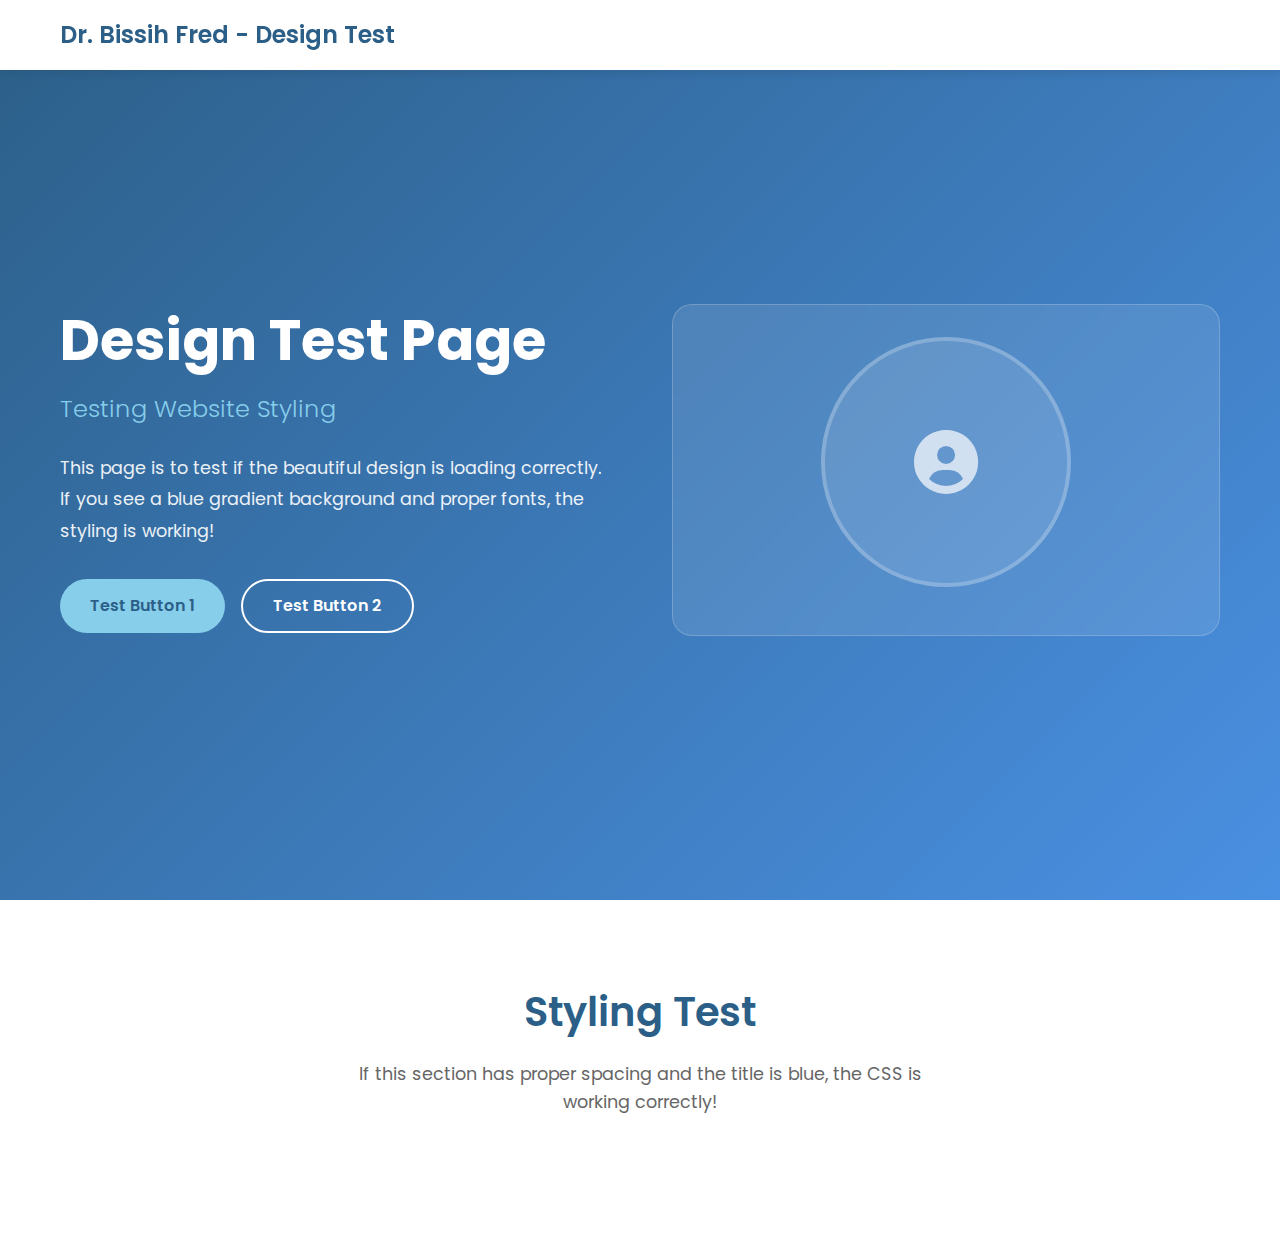
<file: website/test-design.html>
<!DOCTYPE html>
<html lang="en">
<head>
    <meta charset="UTF-8">
    <meta name="viewport" content="width=device-width, initial-scale=1.0">
    <title>Design Test - Dr. Bissih Fred</title>
    <link rel="stylesheet" href="styles.css">
    <link href="https://cdnjs.cloudflare.com/ajax/libs/font-awesome/6.0.0/css/all.min.css" rel="stylesheet">
    <link href="https://fonts.googleapis.com/css2?family=Poppins:wght@300;400;500;600;700&display=swap" rel="stylesheet">
</head>
<body>
    <!-- Navigation Test -->
    <nav class="navbar">
        <div class="nav-container">
            <div class="nav-logo">
                <h2>Dr. Bissih Fred - Design Test</h2>
            </div>
        </div>
    </nav>

    <!-- Hero Section Test -->
    <section class="hero">
        <div class="hero-container">
            <div class="hero-content">
                <h1 class="hero-title">Design Test Page</h1>
                <h2 class="hero-subtitle">Testing Website Styling</h2>
                <p class="hero-description">
                    This page is to test if the beautiful design is loading correctly.
                    If you see a blue gradient background and proper fonts, the styling is working!
                </p>
                <div class="hero-buttons">
                    <a href="#" class="btn btn-primary">Test Button 1</a>
                    <a href="#" class="btn btn-secondary">Test Button 2</a>
                </div>
            </div>
            <div class="hero-image">
                <div class="profile-card">
                    <div class="profile-image">
                        <div class="profile-fallback">
                            <i class="fas fa-user-circle"></i>
                        </div>
                    </div>
                </div>
            </div>
        </div>
    </section>

    <!-- Simple About Section Test -->
    <section class="about">
        <div class="container">
            <div class="section-header">
                <h2>Styling Test</h2>
                <p>If this section has proper spacing and the title is blue, the CSS is working correctly!</p>
            </div>
        </div>
    </section>

</body>
</html>
</file>
<file: website/styles.css>
/* Reset and Base Styles */
* {
    margin: 0;
    padding: 0;
    box-sizing: border-box;
}

body {
    font-family: 'Poppins', sans-serif;
    line-height: 1.6;
    color: #333;
    background-color: #f8f9fa;
}

.container {
    max-width: 1200px;
    margin: 0 auto;
    padding: 0 20px;
}

/* Navigation Styles */
.navbar {
    background: #fff;
    box-shadow: 0 2px 10px rgba(0,0,0,0.1);
    position: fixed;
    top: 0;
    width: 100%;
    z-index: 1000;
    padding: 1rem 0;
}

.nav-container {
    max-width: 1200px;
    margin: 0 auto;
    padding: 0 20px;
    display: flex;
    justify-content: space-between;
    align-items: center;
}

.nav-logo h2 {
    color: #2c5f88;
    font-weight: 600;
}

.nav-menu {
    display: flex;
    list-style: none;
    gap: 2rem;
}

.nav-link {
    text-decoration: none;
    color: #333;
    font-weight: 500;
    transition: color 0.3s ease;
    position: relative;
}

.nav-link:hover {
    color: #2c5f88;
}

.nav-link::after {
    content: '';
    position: absolute;
    width: 0;
    height: 2px;
    bottom: -5px;
    left: 0;
    background-color: #2c5f88;
    transition: width 0.3s ease;
}

.nav-link:hover::after {
    width: 100%;
}

.hamburger {
    display: none;
    flex-direction: column;
    cursor: pointer;
}

.bar {
    width: 25px;
    height: 3px;
    background-color: #333;
    margin: 3px 0;
    transition: 0.3s;
}

/* Hero Section */
.hero {
    background: linear-gradient(135deg, #2c5f88 0%, #4a90e2 100%);
    color: white;
    padding: 120px 0 80px;
    min-height: 100vh;
    display: flex;
    align-items: center;
}

.hero-container {
    max-width: 1200px;
    margin: 0 auto;
    padding: 0 20px;
    display: grid;
    grid-template-columns: 1fr 1fr;
    gap: 4rem;
    align-items: center;
}

.hero-title {
    font-size: 3.5rem;
    font-weight: 700;
    margin-bottom: 1rem;
    line-height: 1.2;
}

.hero-subtitle {
    font-size: 1.5rem;
    font-weight: 300;
    margin-bottom: 1.5rem;
    color: #87ceeb;
}

.hero-description {
    font-size: 1.1rem;
    margin-bottom: 2rem;
    line-height: 1.8;
    opacity: 0.9;
}

.hero-buttons {
    display: flex;
    gap: 1rem;
    flex-wrap: wrap;
}

.btn {
    padding: 12px 30px;
    border: none;
    border-radius: 50px;
    text-decoration: none;
    font-weight: 600;
    cursor: pointer;
    transition: all 0.3s ease;
    display: inline-flex;
    align-items: center;
    gap: 8px;
    font-size: 1rem;
}

.btn-primary {
    background: #87ceeb;
    color: #2c5f88;
}

.btn-primary:hover {
    background: #ffffff;
    transform: translateY(-2px);
    box-shadow: 0 5px 15px rgba(0,0,0,0.2);
}

.btn-secondary {
    background: transparent;
    color: white;
    border: 2px solid white;
}

.btn-secondary:hover {
    background: white;
    color: #2c5f88;
    transform: translateY(-2px);
}

.btn-download {
    background: #28a745;
    color: white;
}

.btn-download:hover {
    background: #218838;
    transform: translateY(-2px);
}

/* Profile Card */
.profile-card {
    background: rgba(255,255,255,0.1);
    backdrop-filter: blur(10px);
    border-radius: 20px;
    padding: 2rem;
    text-align: center;
    border: 1px solid rgba(255,255,255,0.2);
}

.profile-image {
    width: 250px;
    height: 250px;
    margin: 0 auto 1rem;
    position: relative;
    border-radius: 50%;
    overflow: hidden;
    border: 4px solid rgba(255,255,255,0.3);
}

.profile-photo {
    width: 100%;
    height: 100%;
    object-fit: cover;
    border-radius: 50%;
}

.profile-fallback {
    width: 100%;
    height: 100%;
    background: rgba(255,255,255,0.1);
    display: flex;
    align-items: center;
    justify-content: center;
    font-size: 4rem;
    color: rgba(255,255,255,0.7);
}

/* Section Styles */
.section-header {
    text-align: center;
    margin-bottom: 4rem;
}

.section-header h2 {
    font-size: 2.5rem;
    color: #2c5f88;
    margin-bottom: 1rem;
    font-weight: 600;
}

.section-header p {
    font-size: 1.1rem;
    color: #666;
    max-width: 600px;
    margin: 0 auto;
}

/* About Section */
.about {
    padding: 80px 0;
    background: white;
}

.about-content {
    display: grid;
    grid-template-columns: 1fr 1fr;
    gap: 4rem;
    align-items: start;
}

.about-text h3 {
    color: #2c5f88;
    font-size: 1.5rem;
    margin-bottom: 1rem;
    font-weight: 600;
}

.about-text p {
    font-size: 1rem;
    line-height: 1.8;
    color: #555;
    margin-bottom: 1.5rem;
}

.about-stats {
    display: grid;
    grid-template-columns: repeat(2, 1fr);
    gap: 2rem;
}

.stat-item {
    text-align: center;
    padding: 2rem;
    background: #f8f9fa;
    border-radius: 10px;
    border: 1px solid #e9ecef;
}

.stat-number {
    font-size: 2.5rem;
    font-weight: 700;
    color: #2c5f88;
    display: block;
}

.stat-label {
    font-size: 0.9rem;
    color: #666;
    text-transform: uppercase;
    letter-spacing: 1px;
}

/* Education Section */
.education {
    padding: 80px 0;
    background: #f8f9fa;
}

.timeline {
    position: relative;
    max-width: 800px;
    margin: 0 auto;
}

.timeline::after {
    content: '';
    position: absolute;
    width: 3px;
    background-color: #2c5f88;
    top: 0;
    bottom: 0;
    left: 50%;
    margin-left: -1.5px;
}

.timeline-item {
    padding: 20px 40px;
    position: relative;
    background-color: inherit;
    width: 50%;
}

.timeline-item::after {
    content: '';
    position: absolute;
    width: 15px;
    height: 15px;
    background-color: #2c5f88;
    border: 3px solid white;
    top: 30px;
    border-radius: 50%;
    z-index: 1;
}

.timeline-item:nth-child(odd) {
    left: 0;
}

.timeline-item:nth-child(even) {
    left: 50%;
}

.timeline-item:nth-child(odd)::after {
    right: -8.5px;
}

.timeline-item:nth-child(even)::after {
    left: -8.5px;
}

.timeline-content {
    padding: 20px 30px;
    background-color: white;
    position: relative;
    border-radius: 10px;
    box-shadow: 0 4px 15px rgba(0,0,0,0.1);
}

.timeline-content h3 {
    color: #2c5f88;
    font-size: 1.3rem;
    margin-bottom: 0.5rem;
    font-weight: 600;
}

.timeline-date {
    color: #87ceeb;
    font-weight: 600;
    margin-bottom: 0.5rem;
}

.timeline-institution {
    color: #666;
    font-style: italic;
    margin-bottom: 1rem;
}

/* Experience Section */
.experience {
    padding: 80px 0;
    background: white;
}

.experience-grid {
    display: grid;
    gap: 2rem;
    margin-top: 2rem;
}

.experience-item {
    background: #f8f9fa;
    padding: 2rem;
    border-radius: 10px;
    border-left: 4px solid #2c5f88;
    transition: transform 0.3s ease, box-shadow 0.3s ease;
}

.experience-item:hover {
    transform: translateY(-5px);
    box-shadow: 0 10px 30px rgba(0,0,0,0.1);
}

.experience-item h3 {
    color: #2c5f88;
    font-size: 1.3rem;
    margin-bottom: 0.5rem;
    font-weight: 600;
}

.experience-company {
    color: #87ceeb;
    font-weight: 600;
    margin-bottom: 0.5rem;
}

.experience-date {
    color: #666;
    font-size: 0.9rem;
    margin-bottom: 1rem;
}

.experience-description {
    color: #555;
    line-height: 1.6;
}

/* Skills Section */
.skills {
    padding: 80px 0;
    background: #f8f9fa;
}

.skills-grid {
    display: grid;
    grid-template-columns: repeat(auto-fit, minmax(300px, 1fr));
    gap: 3rem;
}

.skill-category {
    background: white;
    padding: 2rem;
    border-radius: 10px;
    box-shadow: 0 4px 15px rgba(0,0,0,0.1);
}

.skill-category h3 {
    color: #2c5f88;
    font-size: 1.3rem;
    margin-bottom: 1.5rem;
    font-weight: 600;
    text-align: center;
}

.skill-item {
    margin-bottom: 1.5rem;
}

.skill-name {
    display: flex;
    justify-content: space-between;
    margin-bottom: 0.5rem;
    font-weight: 500;
}

.skill-bar {
    height: 8px;
    background: #e9ecef;
    border-radius: 4px;
    overflow: hidden;
}

.skill-progress {
    height: 100%;
    background: linear-gradient(135deg, #2c5f88, #87ceeb);
    border-radius: 4px;
    transition: width 1s ease-in-out;
}

/* Gallery Section */
.gallery {
    padding: 80px 0;
    background: white;
}

.gallery-grid {
    display: grid;
    grid-template-columns: repeat(auto-fit, minmax(300px, 1fr));
    gap: 2rem;
    margin-top: 2rem;
}

.gallery-item {
    background: #f8f9fa;
    border-radius: 10px;
    overflow: hidden;
    box-shadow: 0 4px 15px rgba(0,0,0,0.1);
    transition: transform 0.3s ease;
}

.gallery-item:hover {
    transform: translateY(-5px);
}

.gallery-item img {
    width: 100%;
    height: 200px;
    object-fit: cover;
}

.gallery-item-content {
    padding: 1.5rem;
}

.gallery-item h3 {
    color: #2c5f88;
    font-size: 1.2rem;
    margin-bottom: 0.5rem;
    font-weight: 600;
}

.gallery-item p {
    color: #555;
    line-height: 1.6;
}

/* Contact Section */
.contact {
    padding: 80px 0;
    background: #2c5f88;
    color: white;
}

.contact .section-header h2 {
    color: white;
}

.contact .section-header p {
    color: rgba(255,255,255,0.8);
}

.contact-content {
    display: grid;
    grid-template-columns: 1fr 1fr;
    gap: 4rem;
    margin-top: 2rem;
}

.contact-info {
    display: flex;
    flex-direction: column;
    gap: 2rem;
}

.contact-item {
    display: flex;
    align-items: center;
    gap: 1rem;
}

.contact-item i {
    font-size: 1.5rem;
    color: #87ceeb;
    width: 30px;
}

.contact-form {
    background: rgba(255,255,255,0.1);
    padding: 2rem;
    border-radius: 10px;
    backdrop-filter: blur(10px);
}

.form-group {
    margin-bottom: 1.5rem;
}

.form-group label {
    display: block;
    margin-bottom: 0.5rem;
    font-weight: 500;
}

.form-group input,
.form-group textarea {
    width: 100%;
    padding: 12px;
    border: 1px solid rgba(255,255,255,0.3);
    border-radius: 5px;
    background: rgba(255,255,255,0.1);
    color: white;
    font-family: inherit;
}

.form-group input::placeholder,
.form-group textarea::placeholder {
    color: rgba(255,255,255,0.7);
}

.form-group textarea {
    height: 120px;
    resize: vertical;
}

/* Footer */
.footer {
    background: #1a1a1a;
    color: white;
    padding: 40px 0;
    text-align: center;
}

.footer-content {
    display: flex;
    justify-content: space-between;
    align-items: center;
    margin-bottom: 2rem;
}

.footer-links {
    display: flex;
    gap: 2rem;
}

.footer-links a {
    color: white;
    text-decoration: none;
    transition: color 0.3s ease;
}

.footer-links a:hover {
    color: #87ceeb;
}

.social-links {
    display: flex;
    gap: 1rem;
}

.social-links a {
    display: inline-flex;
    align-items: center;
    justify-content: center;
    width: 40px;
    height: 40px;
    background: #2c5f88;
    color: white;
    border-radius: 50%;
    text-decoration: none;
    transition: background 0.3s ease;
}

.social-links a:hover {
    background: #87ceeb;
}

.footer-bottom {
    border-top: 1px solid #333;
    padding-top: 2rem;
    color: #ccc;
}

/* Responsive Design */
@media (max-width: 768px) {
    .hamburger {
        display: flex;
    }

    .nav-menu {
        position: fixed;
        left: -100%;
        top: 70px;
        flex-direction: column;
        background-color: white;
        width: 100%;
        text-align: center;
        transition: 0.3s;
        box-shadow: 0 10px 27px rgba(0,0,0,0.05);
        padding: 2rem 0;
    }

    .nav-menu.active {
        left: 0;
    }

    .hero-container {
        grid-template-columns: 1fr;
        text-align: center;
        gap: 2rem;
    }

    .hero-title {
        font-size: 2.5rem;
    }

    .hero-subtitle {
        font-size: 1.2rem;
    }

    .about-content {
        grid-template-columns: 1fr;
        gap: 2rem;
    }

    .about-stats {
        grid-template-columns: 1fr;
    }

    .timeline::after {
        left: 31px;
    }

    .timeline-item {
        width: 100%;
        padding-left: 70px;
        padding-right: 25px;
    }

    .timeline-item::before {
        left: 60px;
        border: medium solid white;
        border-width: 10px 10px 10px 0;
        border-color: transparent white transparent transparent;
    }

    .timeline-item:nth-child(odd)::after,
    .timeline-item:nth-child(even)::after {
        left: 23.5px;
    }

    .timeline-item:nth-child(even) {
        left: 0%;
    }

    .skills-grid {
        grid-template-columns: 1fr;
    }

    .contact-content {
        grid-template-columns: 1fr;
        gap: 2rem;
    }

    .footer-content {
        flex-direction: column;
        gap: 2rem;
    }

    .footer-links {
        flex-wrap: wrap;
        justify-content: center;
    }
}

@media (max-width: 480px) {
    .hero-buttons {
        flex-direction: column;
        align-items: center;
    }

    .btn {
        width: 100%;
        max-width: 250px;
        justify-content: center;
    }

    .profile-image {
        width: 200px;
        height: 200px;
    }

    .hero-title {
        font-size: 2rem;
    }

    .section-header h2 {
        font-size: 2rem;
    }
}

/* Animation Classes */
.fade-in {
    opacity: 0;
    transform: translateY(30px);
    transition: all 0.6s ease;
}

.fade-in.visible {
    opacity: 1;
    transform: translateY(0);
}

.slide-in-left {
    opacity: 0;
    transform: translateX(-50px);
    transition: all 0.6s ease;
}

.slide-in-left.visible {
    opacity: 1;
    transform: translateX(0);
}

.slide-in-right {
    opacity: 0;
    transform: translateX(50px);
    transition: all 0.6s ease;
}

.slide-in-right.visible {
    opacity: 1;
    transform: translateX(0);
}

/* Loading Animation */
@keyframes pulse {
    0% {
        opacity: 1;
    }
    50% {
        opacity: 0.5;
    }
    100% {
        opacity: 1;
    }
}

.loading {
    animation: pulse 1.5s ease-in-out infinite;
}
</file>
